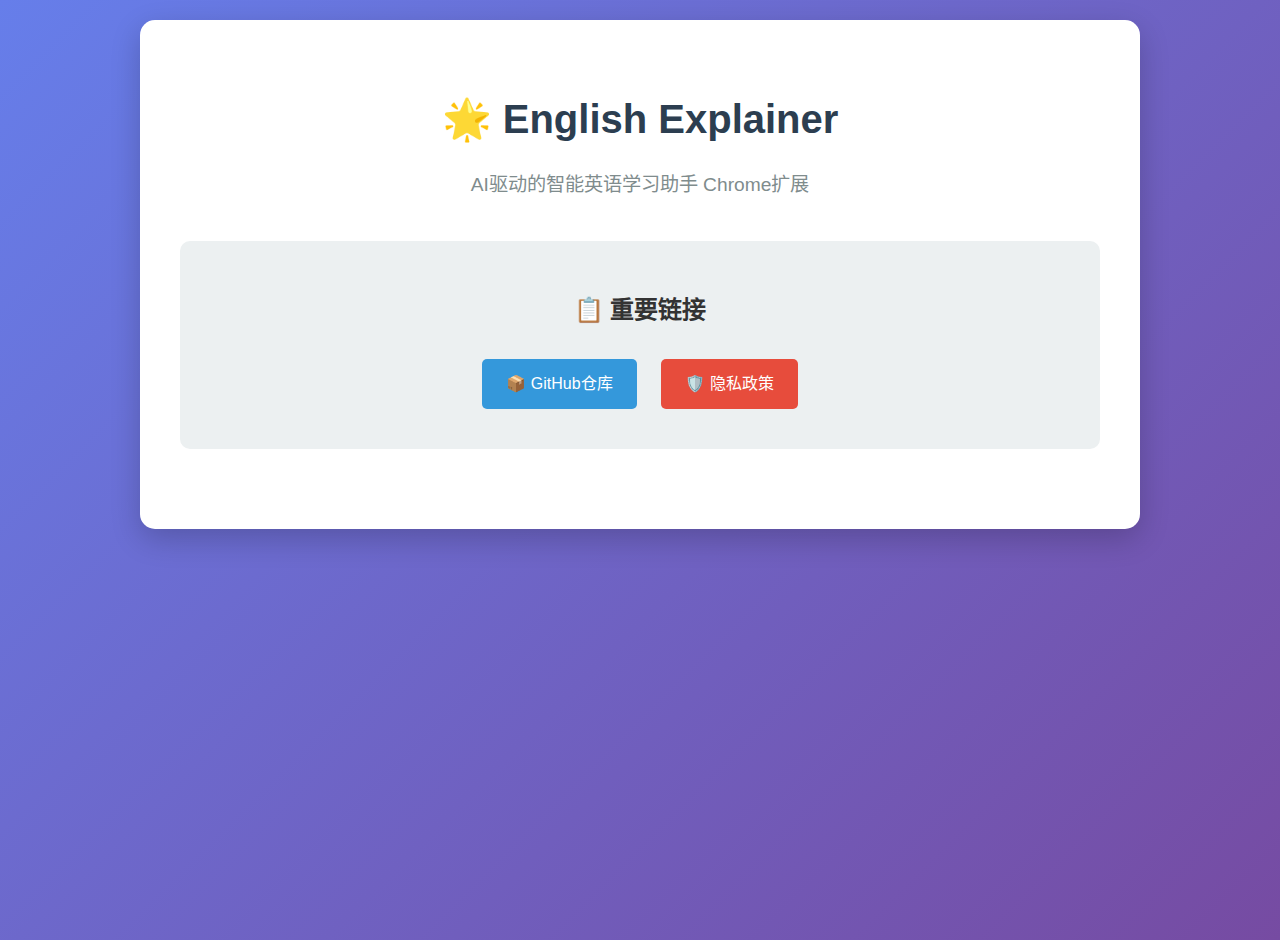
<file: docs/index.html>
<!DOCTYPE html>
<html lang="zh-CN">
<head>
    <meta charset="UTF-8">
    <meta name="viewport" content="width=device-width, initial-scale=1.0">
    <title>English Explainer - AI驱动的英语学习助手</title>
    <style>
        body {
            font-family: 'Segoe UI', Tahoma, Geneva, Verdana, sans-serif;
            line-height: 1.6;
            color: #333;
            max-width: 1000px;
            margin: 0 auto;
            padding: 20px;
            background: linear-gradient(135deg, #667eea 0%, #764ba2 100%);
            min-height: 100vh;
        }
        .container {
            background: white;
            padding: 40px;
            border-radius: 15px;
            box-shadow: 0 10px 30px rgba(0,0,0,0.2);
        }
        h1 {
            color: #2c3e50;
            text-align: center;
            margin-bottom: 10px;
            font-size: 2.5em;
        }
        .subtitle {
            text-align: center;
            color: #7f8c8d;
            font-size: 1.2em;
            margin-bottom: 40px;
        }
        .links-section {
            background: #ecf0f1;
            padding: 30px;
            border-radius: 10px;
            margin: 40px 0;
            text-align: center;
        }
        .link-button {
            display: inline-block;
            background: #3498db;
            color: white;
            padding: 12px 24px;
            text-decoration: none;
            border-radius: 5px;
            margin: 10px;
            transition: background 0.3s ease;
        }
        .link-button:hover {
            background: #2980b9;
        }
        .privacy-link {
            background: #e74c3c;
        }
        .privacy-link:hover {
            background: #c0392b;
        }
    </style>
</head>
<body>
    <div class="container">
        <h1>🌟 English Explainer</h1>
        <p class="subtitle">AI驱动的智能英语学习助手 Chrome扩展</p>
        
        <div class="links-section">
            <h2>📋 重要链接</h2>
            <a href="https://github.com/PuJes/English-Explainer" class="link-button" target="_blank">
                📦 GitHub仓库
            </a>
            <a href="privacy-policy.html" class="link-button privacy-link">
                🛡️ 隐私政策
            </a>
        </div>
    </div>
</body>
</html>
</file>
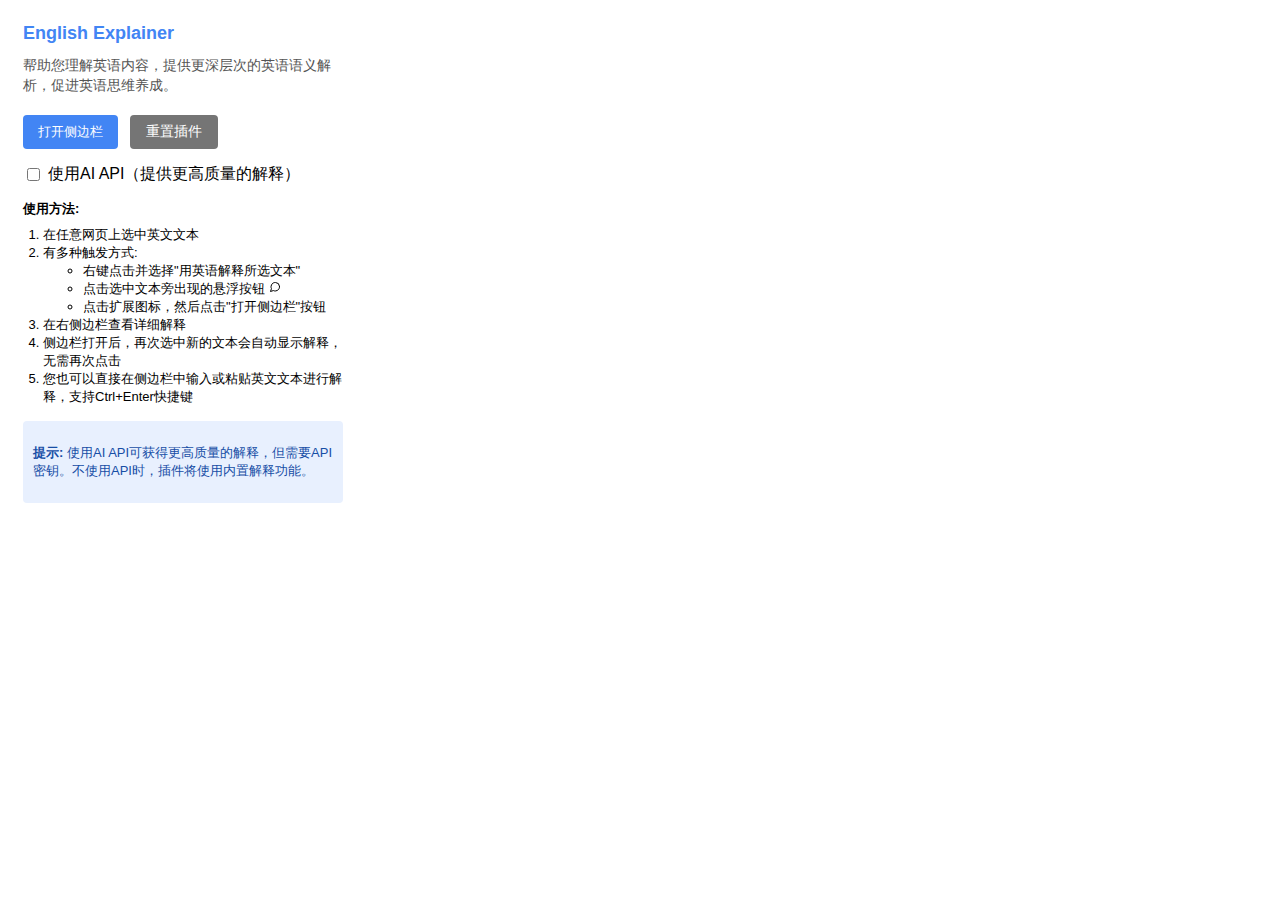
<file: popup.html>
<!DOCTYPE html>
<html>
<head>
  <meta charset="UTF-8">
  <title>English Explainer</title>
  <style>
    body {
      width: 320px;
      padding: 15px;
      font-family: 'Segoe UI', Tahoma, Geneva, Verdana, sans-serif;
    }
    h1 {
      font-size: 18px;
      color: #4285f4;
      margin-top: 0;
    }
    .description {
      font-size: 14px;
      color: #555;
      margin-bottom: 20px;
      line-height: 1.4;
    }
    .settings {
      margin-bottom: 15px;
    }
    label {
      display: block;
      margin-bottom: 5px;
      font-weight: 500;
    }
    .api-input {
      width: 100%;
      padding: 8px;
      border: 1px solid #ddd;
      border-radius: 4px;
      box-sizing: border-box;
      margin-bottom: 10px;
    }
    select.api-input {
      background-color: white;
    }
    button {
      background-color: #4285f4;
      color: white;
      border: none;
      padding: 8px 15px;
      border-radius: 4px;
      cursor: pointer;
    }
    button:hover {
      background-color: #3367d6;
    }
    .status {
      margin-top: 10px;
      padding: 8px;
      border-radius: 4px;
      font-size: 14px;
      display: none;
    }
    .success {
      background-color: #e6f4ea;
      color: #137333;
    }
    .error {
      background-color: #ffebee;
      color: #d32f2f;
    }
    .instructions {
      margin-top: 15px;
      font-size: 13px;
    }
    .instructions ol {
      padding-left: 20px;
      margin: 8px 0;
    }
    .note {
      margin-top: 15px;
      padding: 10px;
      background-color: #e8f0fe;
      border-radius: 4px;
      font-size: 13px;
      color: #174ea6;
    }
    .api-toggle {
      margin: 15px 0;
    }
    .toggle-label {
      display: flex;
      align-items: center;
      cursor: pointer;
    }
    .toggle-label input {
      margin-right: 8px;
    }
    .free-api-option {
      background-color: #f5f5f5;
      padding: 10px;
      border-radius: 4px;
      margin-bottom: 15px;
      border: 1px solid #ddd;
    }
    .free-api-option h3 {
      font-size: 14px;
      margin: 0 0 10px 0;
      color: #333;
    }
    .warning {
      color: #ff6d00;
      font-size: 12px;
      margin-top: 5px;
    }
    .action-buttons {
      display: flex;
      gap: 10px;
      margin: 15px 0;
    }
    .action-buttons button {
      flex: 1;
      text-align: center;
    }
    .primary-btn {
      background-color: #4285f4;
    }
    .secondary-btn {
      background-color: #757575;
      color: white;
      border: none;
      padding: 8px 16px;
      border-radius: 4px;
      cursor: pointer;
      font-size: 14px;
      margin-left: 8px;
    }
    .secondary-btn:hover {
      background-color: #616161;
    }
  </style>
</head>
<body>
  <h1>English Explainer</h1>
  
  <div class="description">
    帮助您理解英语内容，提供更深层次的英语语义解析，促进英语思维养成。
  </div>
  
  <div class="button-group">
    <button id="openSidebarBtn" class="primary-btn">打开侧边栏</button>
    <button id="resetPluginBtn" class="secondary-btn">重置插件</button>
  </div>
  
  <div class="api-toggle">
    <label class="toggle-label">
      <input type="checkbox" id="useApiToggle"> 使用AI API（提供更高质量的解释）
    </label>
  </div>
  
  <div id="apiSettings" class="settings" style="display: none;">
    <div class="free-api-option">
      <label class="toggle-label">
        <input type="checkbox" id="useFreeApiToggle"> 使用免费API
      </label>
      <p class="warning">注意：免费API有使用限制，可能会不稳定或延迟较高</p>
    </div>
    
    <div id="customApiSettings">
      <label for="apiType">API类型:</label>
      <select id="apiType" class="api-input">
        <option value="openai">OpenAI</option>
        <option value="deepseek">DeepSeek AI</option>
      </select>
      
      <div id="openaiSettings">
        <label for="apiKey">OpenAI API密钥:</label>
        <input type="password" id="apiKey" class="api-input" placeholder="sk-...">
      </div>
      
      <div id="deepseekSettings" style="display: none;">
        <label for="deepseekApiKey">DeepSeek API密钥:</label>
        <input type="password" id="deepseekApiKey" class="api-input" placeholder="sk-...">
        
        <label for="deepseekModel">模型:</label>
        <select id="deepseekModel" class="api-input">
          <option value="deepseek-chat">deepseek-chat</option>
          <option value="deepseek-chat-v3-0324">deepseek-chat-v3-0324</option>
          <option value="deepseek-v3">deepseek-v3</option>
          <option value="deepseek-reasoner">deepseek-reasoner</option>
          <option value="deepseek-coder">deepseek-coder</option>
        </select>
        
        <button id="testDeepseekApiBtn" style="margin-top: 10px; background-color: #34a853;">测试API连接</button>
      </div>
    </div>
    
    <button id="saveBtn">保存API设置</button>
  </div>
  
  <div id="status" class="status"></div>
  
  <div class="instructions">
    <strong>使用方法:</strong>
    <ol>
      <li>在任意网页上选中英文文本</li>
      <li>有多种触发方式:
        <ul>
          <li>右键点击并选择"用英语解释所选文本"</li>
          <li>点击选中文本旁出现的悬浮按钮 <svg xmlns="http://www.w3.org/2000/svg" width="12" height="12" viewBox="0 0 24 24" fill="none" stroke="currentColor" stroke-width="2" stroke-linecap="round" stroke-linejoin="round"><path d="M21 11.5a8.38 8.38 0 0 1-.9 3.8 8.5 8.5 0 0 1-7.6 4.7 8.38 8.38 0 0 1-3.8-.9L3 21l1.9-5.7a8.38 8.38 0 0 1-.9-3.8 8.5 8.5 0 0 1 4.7-7.6 8.38 8.38 0 0 1 3.8-.9h.5a8.48 8.48 0 0 1 8 8v.5z"></path></svg></li>
          <li>点击扩展图标，然后点击"打开侧边栏"按钮</li>
        </ul>
      </li>
      <li>在右侧边栏查看详细解释</li>
      <li>侧边栏打开后，再次选中新的文本会自动显示解释，无需再次点击</li>
      <li>您也可以直接在侧边栏中输入或粘贴英文文本进行解释，支持Ctrl+Enter快捷键</li>
    </ol>
  </div>
  
  <div class="note">
    <p><strong>提示:</strong> 使用AI API可获得更高质量的解释，但需要API密钥。不使用API时，插件将使用内置解释功能。</p>
  </div>
  
  <script src="popup.js"></script>
</body>
</html>
</file>
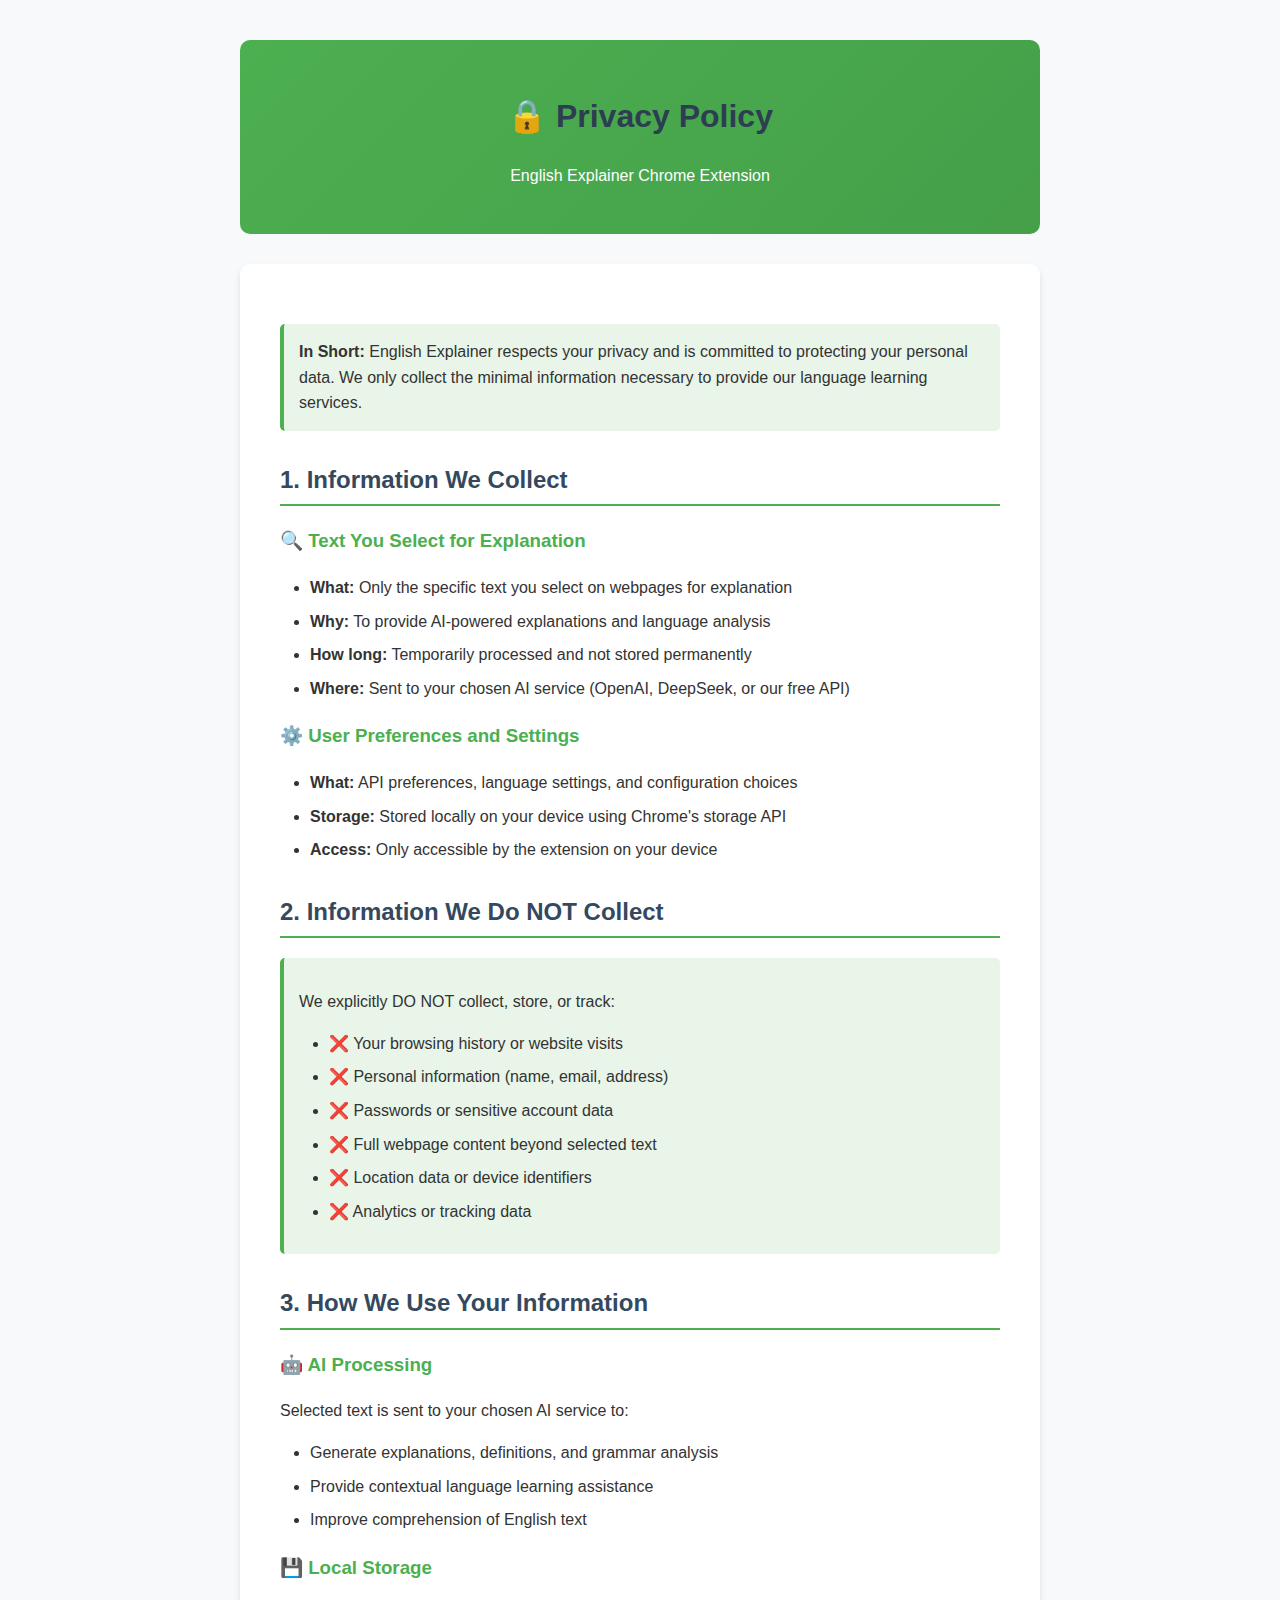
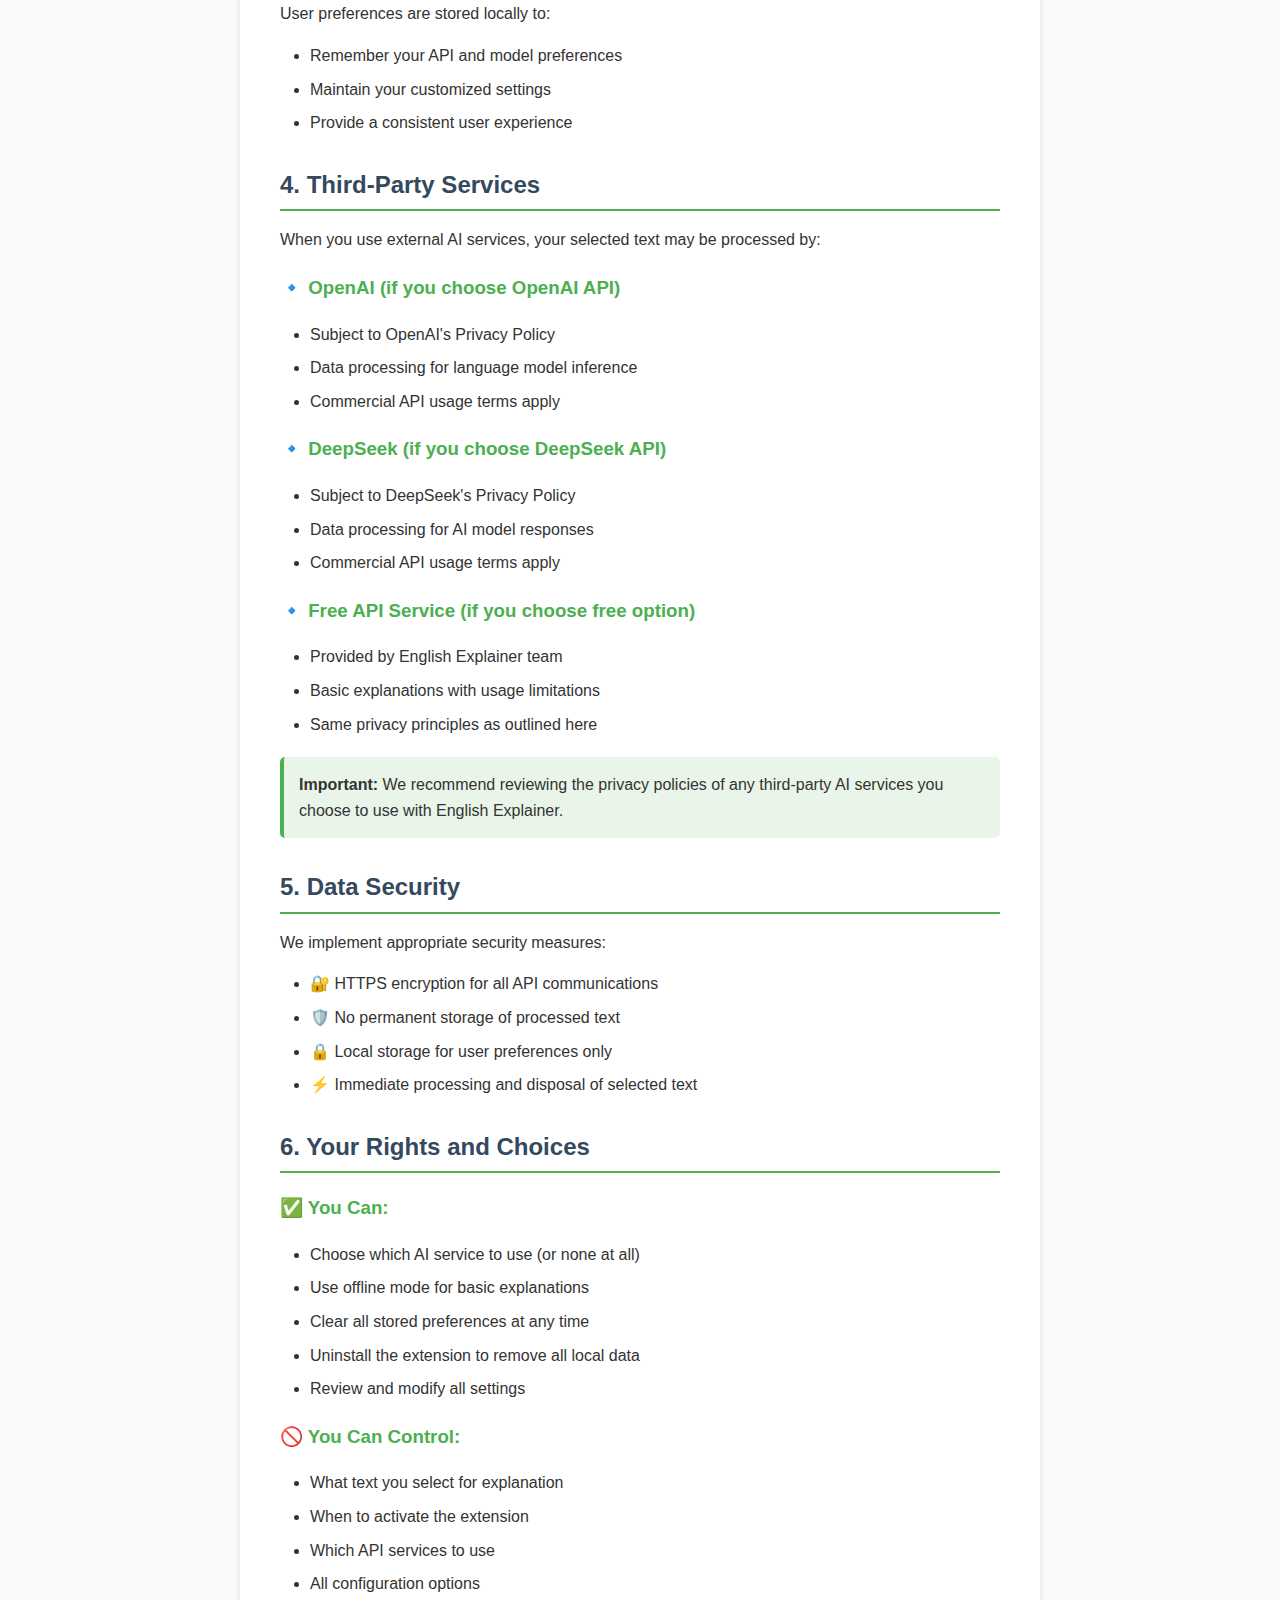
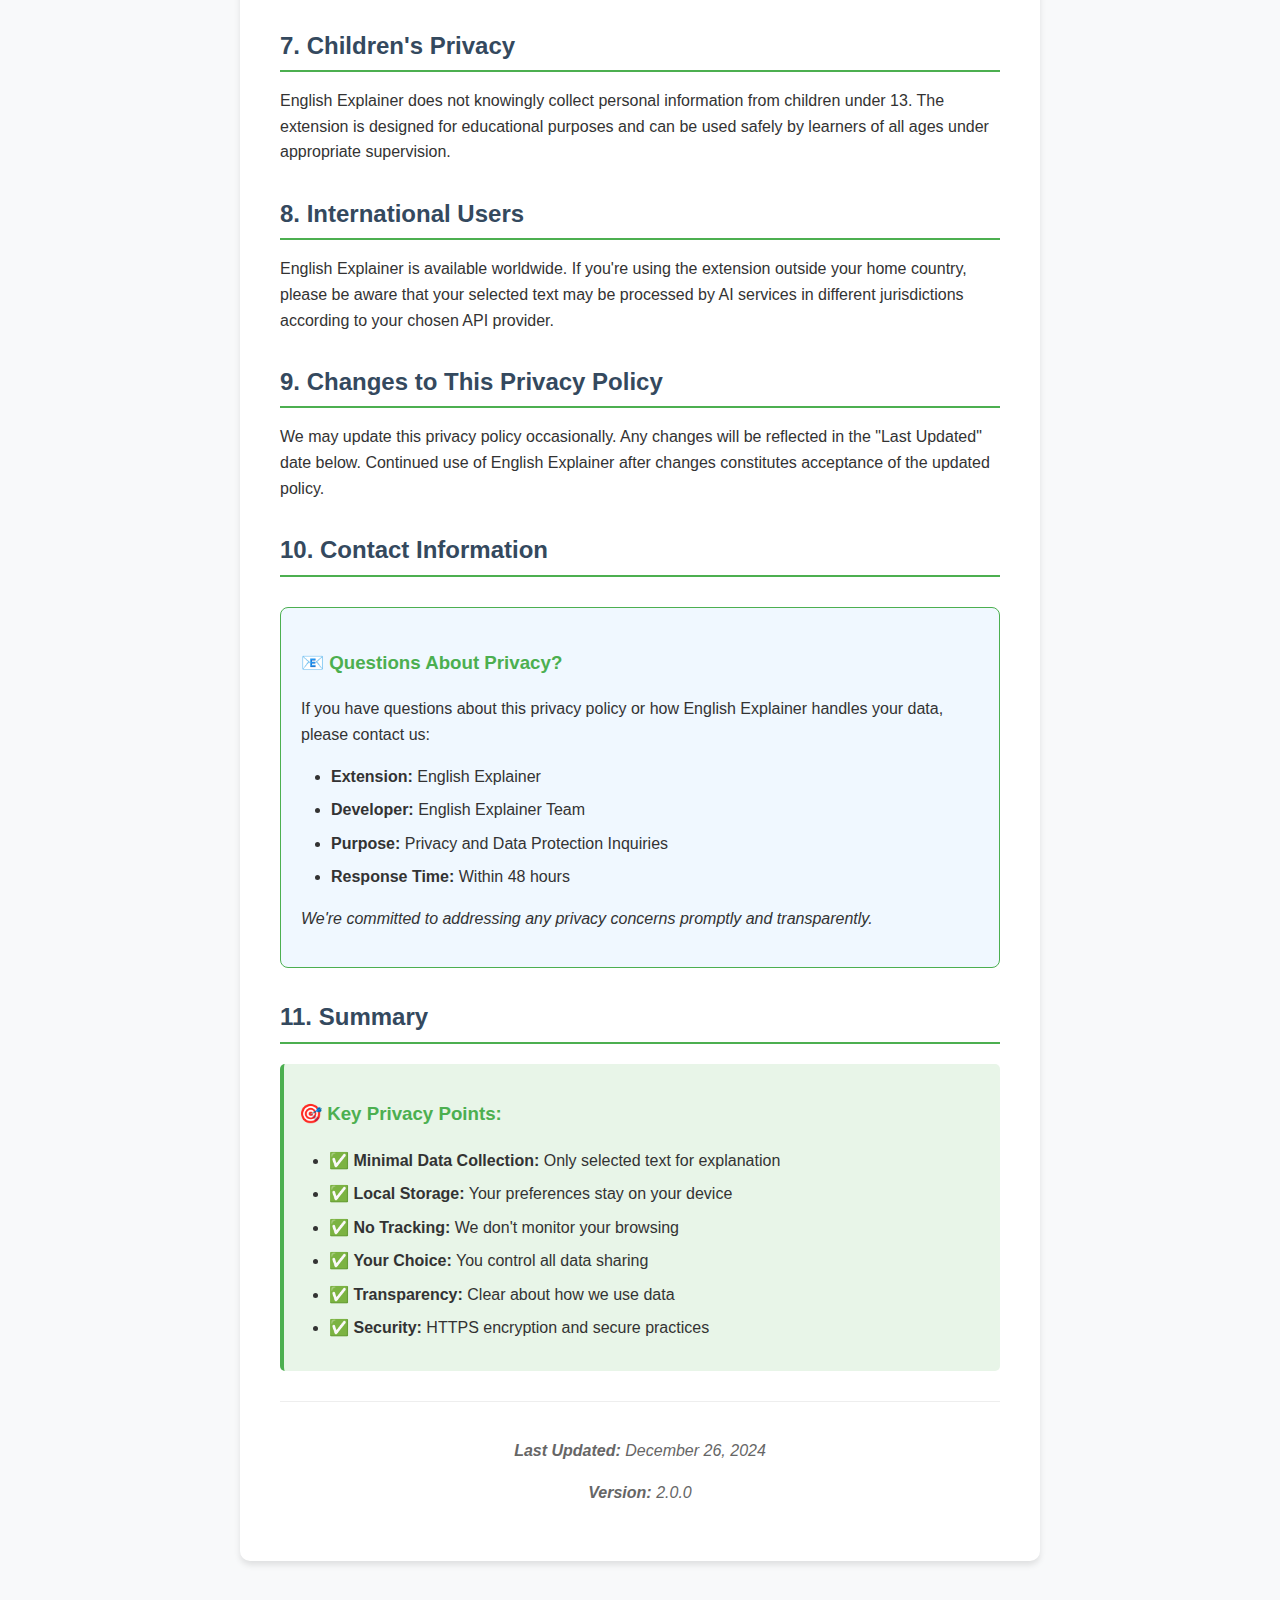
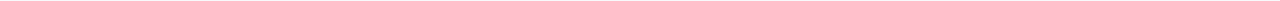
<file: privacy-policy.html>
<!DOCTYPE html>
<html lang="en">
<head>
    <meta charset="UTF-8">
    <meta name="viewport" content="width=device-width, initial-scale=1.0">
    <title>Privacy Policy - English Explainer</title>
    <style>
        body {
            font-family: 'Segoe UI', Tahoma, Geneva, Verdana, sans-serif;
            line-height: 1.6;
            max-width: 800px;
            margin: 0 auto;
            padding: 40px 20px;
            color: #333;
            background: #f8f9fa;
        }
        
        .header {
            text-align: center;
            background: linear-gradient(135deg, #4CAF50 0%, #45a049 100%);
            color: white;
            padding: 30px;
            border-radius: 10px;
            margin-bottom: 30px;
        }
        
        .content {
            background: white;
            padding: 40px;
            border-radius: 10px;
            box-shadow: 0 4px 6px rgba(0,0,0,0.1);
        }
        
        h1 { color: #2c3e50; margin-bottom: 20px; }
        h2 { color: #34495e; margin-top: 30px; margin-bottom: 15px; border-bottom: 2px solid #4CAF50; padding-bottom: 5px; }
        h3 { color: #4CAF50; margin-top: 20px; }
        
        .highlight {
            background: #e8f5e8;
            padding: 15px;
            border-left: 4px solid #4CAF50;
            margin: 20px 0;
            border-radius: 5px;
        }
        
        ul, ol { margin: 15px 0; padding-left: 30px; }
        li { margin: 8px 0; }
        
        .contact-info {
            background: #f0f8ff;
            padding: 20px;
            border-radius: 8px;
            border: 1px solid #4CAF50;
            margin-top: 30px;
        }
        
        .last-updated {
            text-align: center;
            color: #666;
            font-style: italic;
            margin-top: 30px;
            padding-top: 20px;
            border-top: 1px solid #eee;
        }
    </style>
</head>
<body>
    <div class="header">
        <h1>🔒 Privacy Policy</h1>
        <p>English Explainer Chrome Extension</p>
    </div>

    <div class="content">
        <div class="highlight">
            <strong>In Short:</strong> English Explainer respects your privacy and is committed to protecting your personal data. We only collect the minimal information necessary to provide our language learning services.
        </div>

        <h2>1. Information We Collect</h2>

        <h3>🔍 Text You Select for Explanation</h3>
        <ul>
            <li><strong>What:</strong> Only the specific text you select on webpages for explanation</li>
            <li><strong>Why:</strong> To provide AI-powered explanations and language analysis</li>
            <li><strong>How long:</strong> Temporarily processed and not stored permanently</li>
            <li><strong>Where:</strong> Sent to your chosen AI service (OpenAI, DeepSeek, or our free API)</li>
        </ul>

        <h3>⚙️ User Preferences and Settings</h3>
        <ul>
            <li><strong>What:</strong> API preferences, language settings, and configuration choices</li>
            <li><strong>Storage:</strong> Stored locally on your device using Chrome's storage API</li>
            <li><strong>Access:</strong> Only accessible by the extension on your device</li>
        </ul>

        <h2>2. Information We Do NOT Collect</h2>
        
        <div class="highlight">
            <p>We explicitly DO NOT collect, store, or track:</p>
            <ul>
                <li>❌ Your browsing history or website visits</li>
                <li>❌ Personal information (name, email, address)</li>
                <li>❌ Passwords or sensitive account data</li>
                <li>❌ Full webpage content beyond selected text</li>
                <li>❌ Location data or device identifiers</li>
                <li>❌ Analytics or tracking data</li>
            </ul>
        </div>

        <h2>3. How We Use Your Information</h2>

        <h3>🤖 AI Processing</h3>
        <p>Selected text is sent to your chosen AI service to:</p>
        <ul>
            <li>Generate explanations, definitions, and grammar analysis</li>
            <li>Provide contextual language learning assistance</li>
            <li>Improve comprehension of English text</li>
        </ul>

        <h3>💾 Local Storage</h3>
        <p>User preferences are stored locally to:</p>
        <ul>
            <li>Remember your API and model preferences</li>
            <li>Maintain your customized settings</li>
            <li>Provide a consistent user experience</li>
        </ul>

        <h2>4. Third-Party Services</h2>

        <p>When you use external AI services, your selected text may be processed by:</p>

        <h3>🔹 OpenAI (if you choose OpenAI API)</h3>
        <ul>
            <li>Subject to OpenAI's Privacy Policy</li>
            <li>Data processing for language model inference</li>
            <li>Commercial API usage terms apply</li>
        </ul>

        <h3>🔹 DeepSeek (if you choose DeepSeek API)</h3>
        <ul>
            <li>Subject to DeepSeek's Privacy Policy</li>
            <li>Data processing for AI model responses</li>
            <li>Commercial API usage terms apply</li>
        </ul>

        <h3>🔹 Free API Service (if you choose free option)</h3>
        <ul>
            <li>Provided by English Explainer team</li>
            <li>Basic explanations with usage limitations</li>
            <li>Same privacy principles as outlined here</li>
        </ul>

        <div class="highlight">
            <strong>Important:</strong> We recommend reviewing the privacy policies of any third-party AI services you choose to use with English Explainer.
        </div>

        <h2>5. Data Security</h2>

        <p>We implement appropriate security measures:</p>
        <ul>
            <li>🔐 HTTPS encryption for all API communications</li>
            <li>🛡️ No permanent storage of processed text</li>
            <li>🔒 Local storage for user preferences only</li>
            <li>⚡ Immediate processing and disposal of selected text</li>
        </ul>

        <h2>6. Your Rights and Choices</h2>

        <h3>✅ You Can:</h3>
        <ul>
            <li>Choose which AI service to use (or none at all)</li>
            <li>Use offline mode for basic explanations</li>
            <li>Clear all stored preferences at any time</li>
            <li>Uninstall the extension to remove all local data</li>
            <li>Review and modify all settings</li>
        </ul>

        <h3>🚫 You Can Control:</h3>
        <ul>
            <li>What text you select for explanation</li>
            <li>When to activate the extension</li>
            <li>Which API services to use</li>
            <li>All configuration options</li>
        </ul>

        <h2>7. Children's Privacy</h2>
        <p>English Explainer does not knowingly collect personal information from children under 13. The extension is designed for educational purposes and can be used safely by learners of all ages under appropriate supervision.</p>

        <h2>8. International Users</h2>
        <p>English Explainer is available worldwide. If you're using the extension outside your home country, please be aware that your selected text may be processed by AI services in different jurisdictions according to your chosen API provider.</p>

        <h2>9. Changes to This Privacy Policy</h2>
        <p>We may update this privacy policy occasionally. Any changes will be reflected in the "Last Updated" date below. Continued use of English Explainer after changes constitutes acceptance of the updated policy.</p>

        <h2>10. Contact Information</h2>
        
        <div class="contact-info">
            <h3>📧 Questions About Privacy?</h3>
            <p>If you have questions about this privacy policy or how English Explainer handles your data, please contact us:</p>
            <ul>
                <li><strong>Extension:</strong> English Explainer</li>
                <li><strong>Developer:</strong> English Explainer Team</li>
                <li><strong>Purpose:</strong> Privacy and Data Protection Inquiries</li>
                <li><strong>Response Time:</strong> Within 48 hours</li>
            </ul>
            <p><em>We're committed to addressing any privacy concerns promptly and transparently.</em></p>
        </div>

        <h2>11. Summary</h2>
        
        <div class="highlight">
            <h3>🎯 Key Privacy Points:</h3>
            <ul>
                <li>✅ <strong>Minimal Data Collection:</strong> Only selected text for explanation</li>
                <li>✅ <strong>Local Storage:</strong> Your preferences stay on your device</li>
                <li>✅ <strong>No Tracking:</strong> We don't monitor your browsing</li>
                <li>✅ <strong>Your Choice:</strong> You control all data sharing</li>
                <li>✅ <strong>Transparency:</strong> Clear about how we use data</li>
                <li>✅ <strong>Security:</strong> HTTPS encryption and secure practices</li>
            </ul>
        </div>

        <div class="last-updated">
            <p><strong>Last Updated:</strong> December 26, 2024</p>
            <p><strong>Version:</strong> 2.0.0</p>
        </div>
    </div>
</body>
</html>
</file>
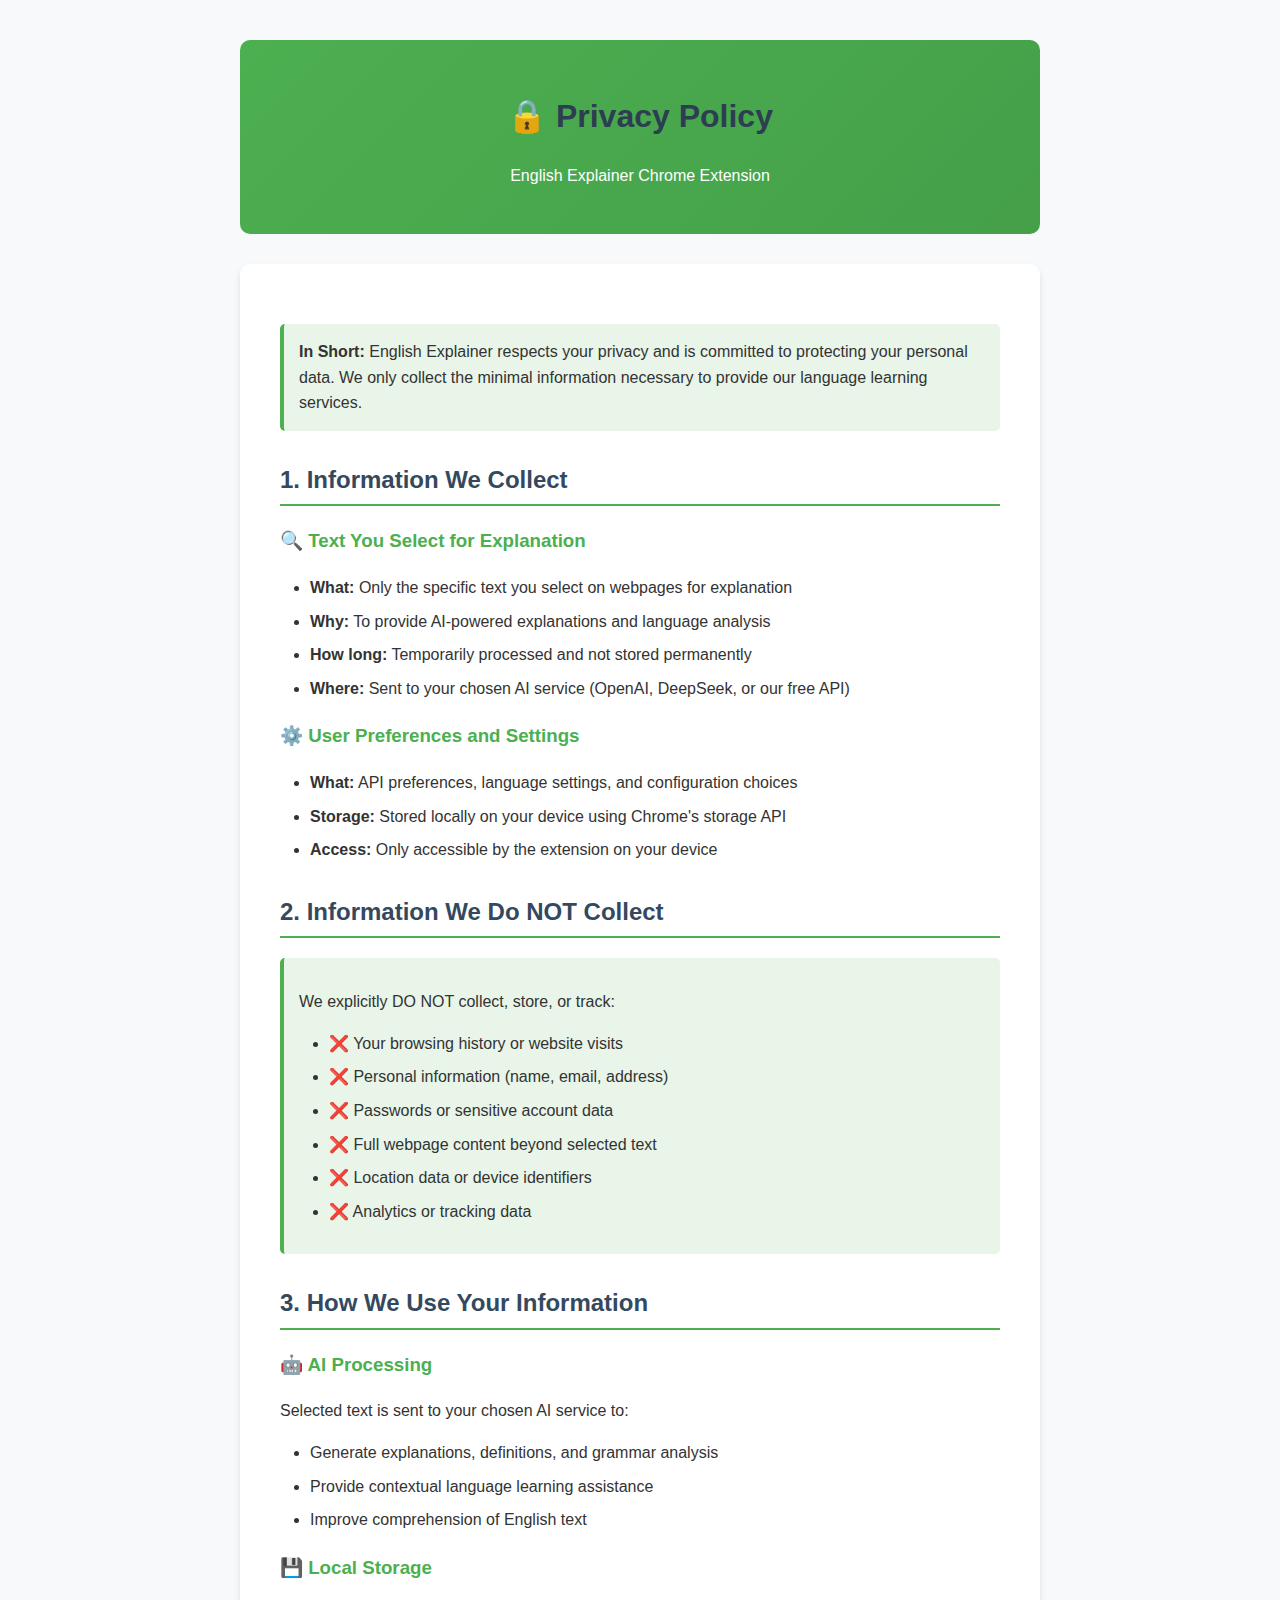
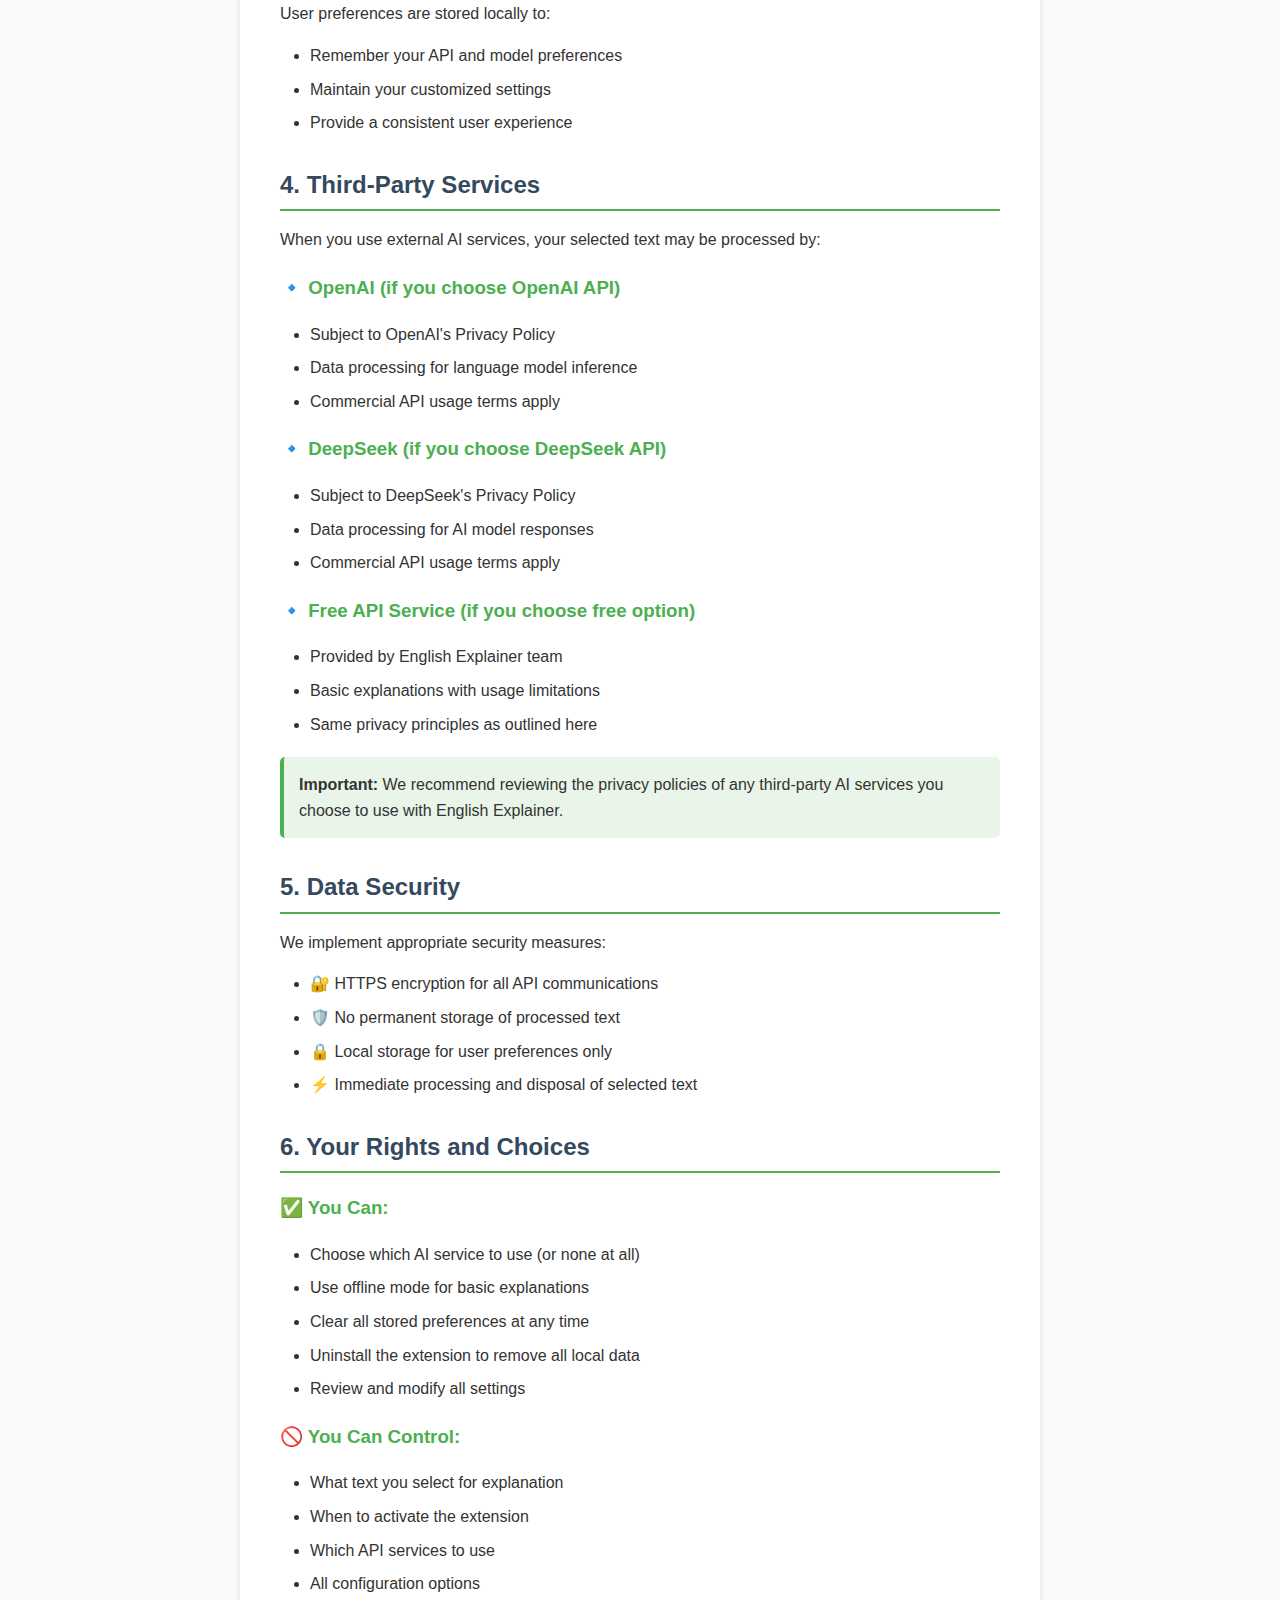
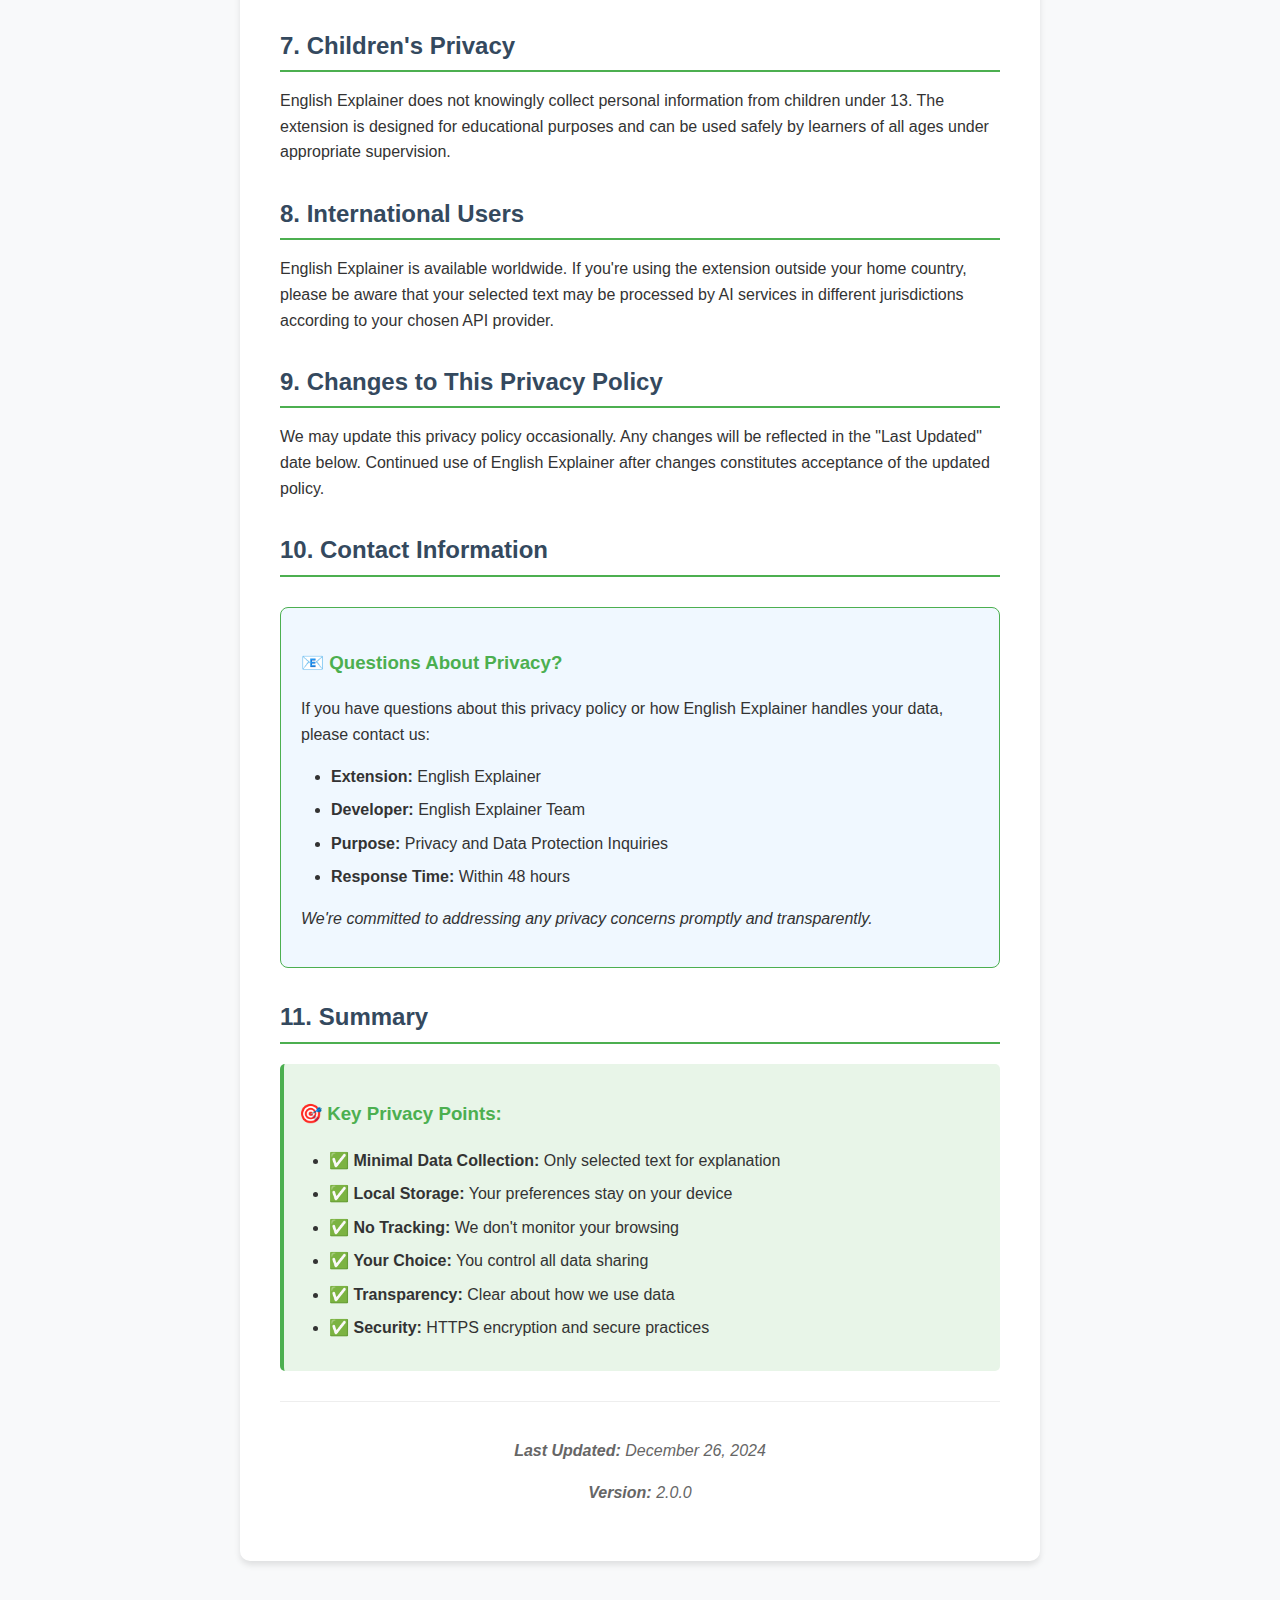
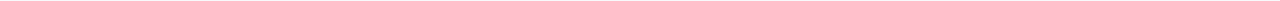
<file: docs/privacy-policy.html>
<!DOCTYPE html>
<html lang="en">
<head>
    <meta charset="UTF-8">
    <meta name="viewport" content="width=device-width, initial-scale=1.0">
    <title>Privacy Policy - English Explainer</title>
    <style>
        body {
            font-family: 'Segoe UI', Tahoma, Geneva, Verdana, sans-serif;
            line-height: 1.6;
            max-width: 800px;
            margin: 0 auto;
            padding: 40px 20px;
            color: #333;
            background: #f8f9fa;
        }
        
        .header {
            text-align: center;
            background: linear-gradient(135deg, #4CAF50 0%, #45a049 100%);
            color: white;
            padding: 30px;
            border-radius: 10px;
            margin-bottom: 30px;
        }
        
        .content {
            background: white;
            padding: 40px;
            border-radius: 10px;
            box-shadow: 0 4px 6px rgba(0,0,0,0.1);
        }
        
        h1 { color: #2c3e50; margin-bottom: 20px; }
        h2 { color: #34495e; margin-top: 30px; margin-bottom: 15px; border-bottom: 2px solid #4CAF50; padding-bottom: 5px; }
        h3 { color: #4CAF50; margin-top: 20px; }
        
        .highlight {
            background: #e8f5e8;
            padding: 15px;
            border-left: 4px solid #4CAF50;
            margin: 20px 0;
            border-radius: 5px;
        }
        
        ul, ol { margin: 15px 0; padding-left: 30px; }
        li { margin: 8px 0; }
        
        .contact-info {
            background: #f0f8ff;
            padding: 20px;
            border-radius: 8px;
            border: 1px solid #4CAF50;
            margin-top: 30px;
        }
        
        .last-updated {
            text-align: center;
            color: #666;
            font-style: italic;
            margin-top: 30px;
            padding-top: 20px;
            border-top: 1px solid #eee;
        }
    </style>
</head>
<body>
    <div class="header">
        <h1>🔒 Privacy Policy</h1>
        <p>English Explainer Chrome Extension</p>
    </div>

    <div class="content">
        <div class="highlight">
            <strong>In Short:</strong> English Explainer respects your privacy and is committed to protecting your personal data. We only collect the minimal information necessary to provide our language learning services.
        </div>

        <h2>1. Information We Collect</h2>

        <h3>🔍 Text You Select for Explanation</h3>
        <ul>
            <li><strong>What:</strong> Only the specific text you select on webpages for explanation</li>
            <li><strong>Why:</strong> To provide AI-powered explanations and language analysis</li>
            <li><strong>How long:</strong> Temporarily processed and not stored permanently</li>
            <li><strong>Where:</strong> Sent to your chosen AI service (OpenAI, DeepSeek, or our free API)</li>
        </ul>

        <h3>⚙️ User Preferences and Settings</h3>
        <ul>
            <li><strong>What:</strong> API preferences, language settings, and configuration choices</li>
            <li><strong>Storage:</strong> Stored locally on your device using Chrome's storage API</li>
            <li><strong>Access:</strong> Only accessible by the extension on your device</li>
        </ul>

        <h2>2. Information We Do NOT Collect</h2>
        
        <div class="highlight">
            <p>We explicitly DO NOT collect, store, or track:</p>
            <ul>
                <li>❌ Your browsing history or website visits</li>
                <li>❌ Personal information (name, email, address)</li>
                <li>❌ Passwords or sensitive account data</li>
                <li>❌ Full webpage content beyond selected text</li>
                <li>❌ Location data or device identifiers</li>
                <li>❌ Analytics or tracking data</li>
            </ul>
        </div>

        <h2>3. How We Use Your Information</h2>

        <h3>🤖 AI Processing</h3>
        <p>Selected text is sent to your chosen AI service to:</p>
        <ul>
            <li>Generate explanations, definitions, and grammar analysis</li>
            <li>Provide contextual language learning assistance</li>
            <li>Improve comprehension of English text</li>
        </ul>

        <h3>💾 Local Storage</h3>
        <p>User preferences are stored locally to:</p>
        <ul>
            <li>Remember your API and model preferences</li>
            <li>Maintain your customized settings</li>
            <li>Provide a consistent user experience</li>
        </ul>

        <h2>4. Third-Party Services</h2>

        <p>When you use external AI services, your selected text may be processed by:</p>

        <h3>🔹 OpenAI (if you choose OpenAI API)</h3>
        <ul>
            <li>Subject to OpenAI's Privacy Policy</li>
            <li>Data processing for language model inference</li>
            <li>Commercial API usage terms apply</li>
        </ul>

        <h3>🔹 DeepSeek (if you choose DeepSeek API)</h3>
        <ul>
            <li>Subject to DeepSeek's Privacy Policy</li>
            <li>Data processing for AI model responses</li>
            <li>Commercial API usage terms apply</li>
        </ul>

        <h3>🔹 Free API Service (if you choose free option)</h3>
        <ul>
            <li>Provided by English Explainer team</li>
            <li>Basic explanations with usage limitations</li>
            <li>Same privacy principles as outlined here</li>
        </ul>

        <div class="highlight">
            <strong>Important:</strong> We recommend reviewing the privacy policies of any third-party AI services you choose to use with English Explainer.
        </div>

        <h2>5. Data Security</h2>

        <p>We implement appropriate security measures:</p>
        <ul>
            <li>🔐 HTTPS encryption for all API communications</li>
            <li>🛡️ No permanent storage of processed text</li>
            <li>🔒 Local storage for user preferences only</li>
            <li>⚡ Immediate processing and disposal of selected text</li>
        </ul>

        <h2>6. Your Rights and Choices</h2>

        <h3>✅ You Can:</h3>
        <ul>
            <li>Choose which AI service to use (or none at all)</li>
            <li>Use offline mode for basic explanations</li>
            <li>Clear all stored preferences at any time</li>
            <li>Uninstall the extension to remove all local data</li>
            <li>Review and modify all settings</li>
        </ul>

        <h3>🚫 You Can Control:</h3>
        <ul>
            <li>What text you select for explanation</li>
            <li>When to activate the extension</li>
            <li>Which API services to use</li>
            <li>All configuration options</li>
        </ul>

        <h2>7. Children's Privacy</h2>
        <p>English Explainer does not knowingly collect personal information from children under 13. The extension is designed for educational purposes and can be used safely by learners of all ages under appropriate supervision.</p>

        <h2>8. International Users</h2>
        <p>English Explainer is available worldwide. If you're using the extension outside your home country, please be aware that your selected text may be processed by AI services in different jurisdictions according to your chosen API provider.</p>

        <h2>9. Changes to This Privacy Policy</h2>
        <p>We may update this privacy policy occasionally. Any changes will be reflected in the "Last Updated" date below. Continued use of English Explainer after changes constitutes acceptance of the updated policy.</p>

        <h2>10. Contact Information</h2>
        
        <div class="contact-info">
            <h3>📧 Questions About Privacy?</h3>
            <p>If you have questions about this privacy policy or how English Explainer handles your data, please contact us:</p>
            <ul>
                <li><strong>Extension:</strong> English Explainer</li>
                <li><strong>Developer:</strong> English Explainer Team</li>
                <li><strong>Purpose:</strong> Privacy and Data Protection Inquiries</li>
                <li><strong>Response Time:</strong> Within 48 hours</li>
            </ul>
            <p><em>We're committed to addressing any privacy concerns promptly and transparently.</em></p>
        </div>

        <h2>11. Summary</h2>
        
        <div class="highlight">
            <h3>🎯 Key Privacy Points:</h3>
            <ul>
                <li>✅ <strong>Minimal Data Collection:</strong> Only selected text for explanation</li>
                <li>✅ <strong>Local Storage:</strong> Your preferences stay on your device</li>
                <li>✅ <strong>No Tracking:</strong> We don't monitor your browsing</li>
                <li>✅ <strong>Your Choice:</strong> You control all data sharing</li>
                <li>✅ <strong>Transparency:</strong> Clear about how we use data</li>
                <li>✅ <strong>Security:</strong> HTTPS encryption and secure practices</li>
            </ul>
        </div>

        <div class="last-updated">
            <p><strong>Last Updated:</strong> December 26, 2024</p>
            <p><strong>Version:</strong> 2.0.0</p>
        </div>
    </div>
</body>
</html>
</file>
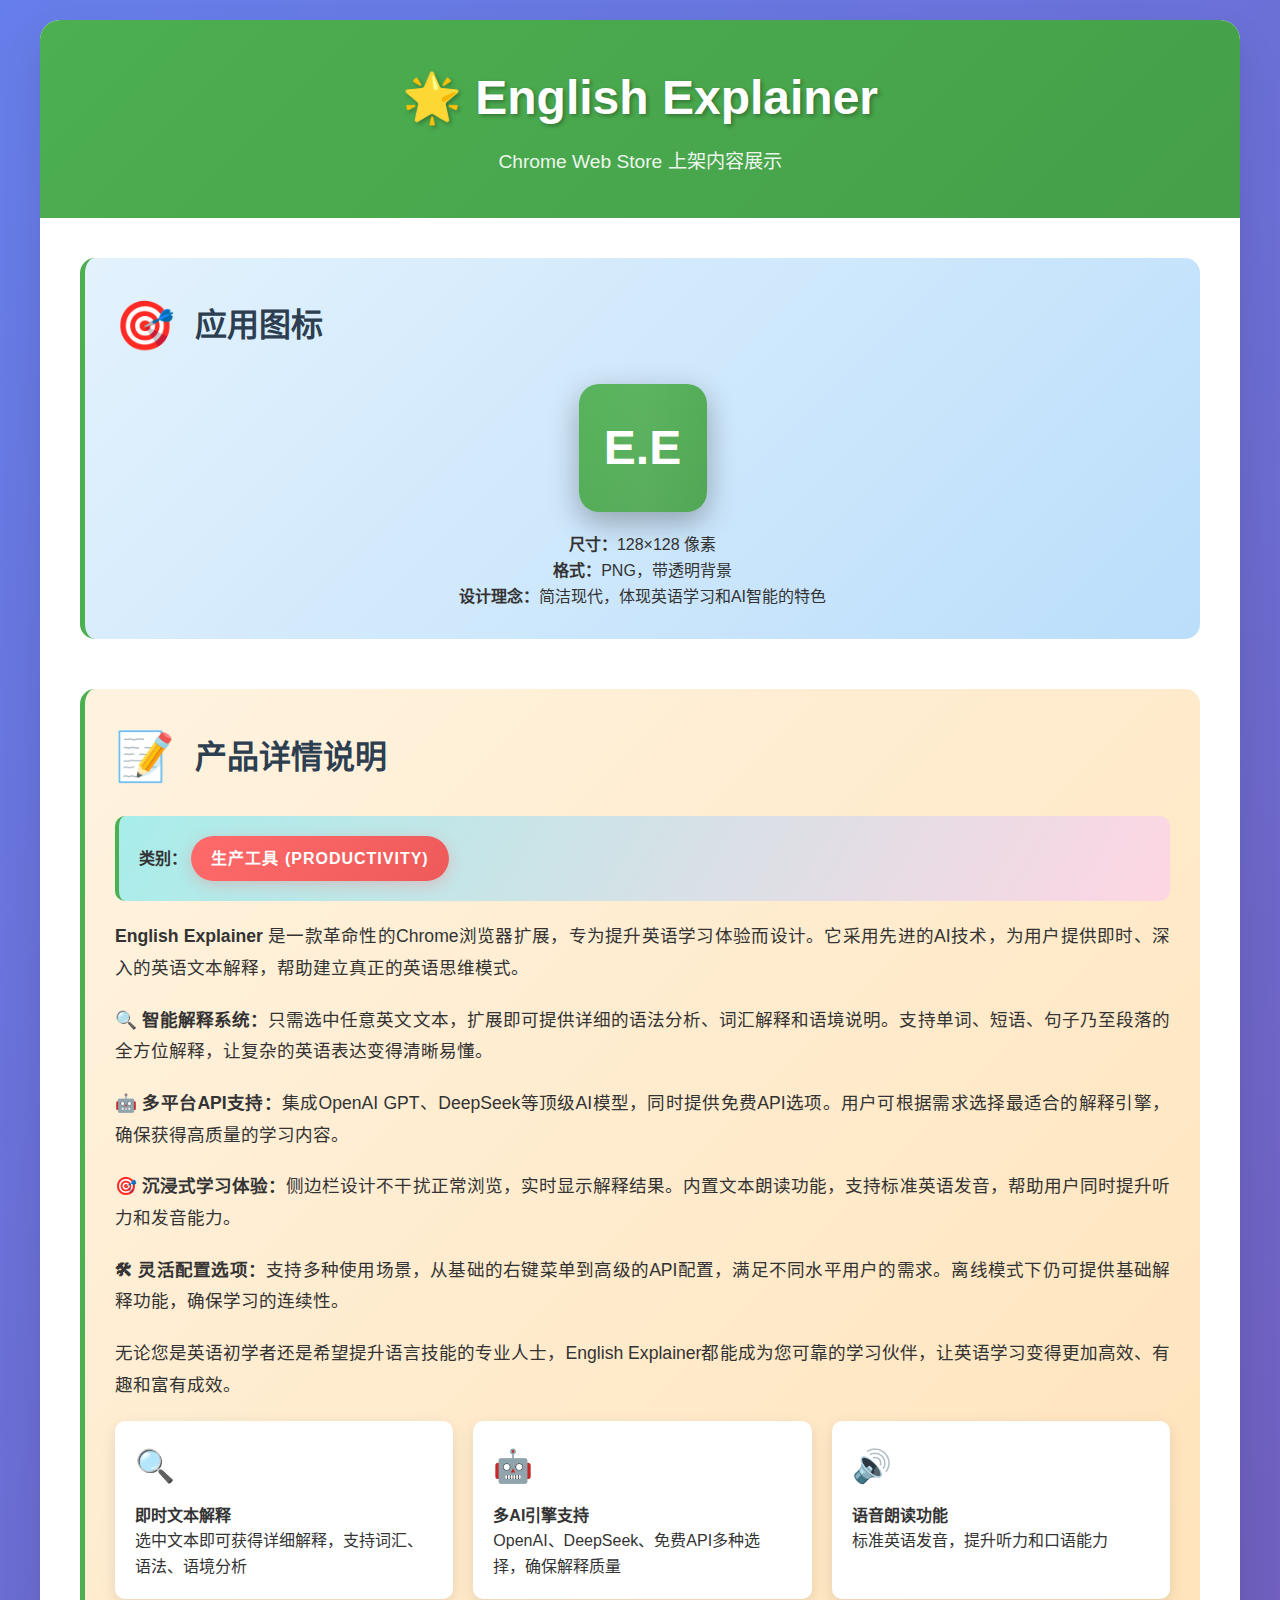
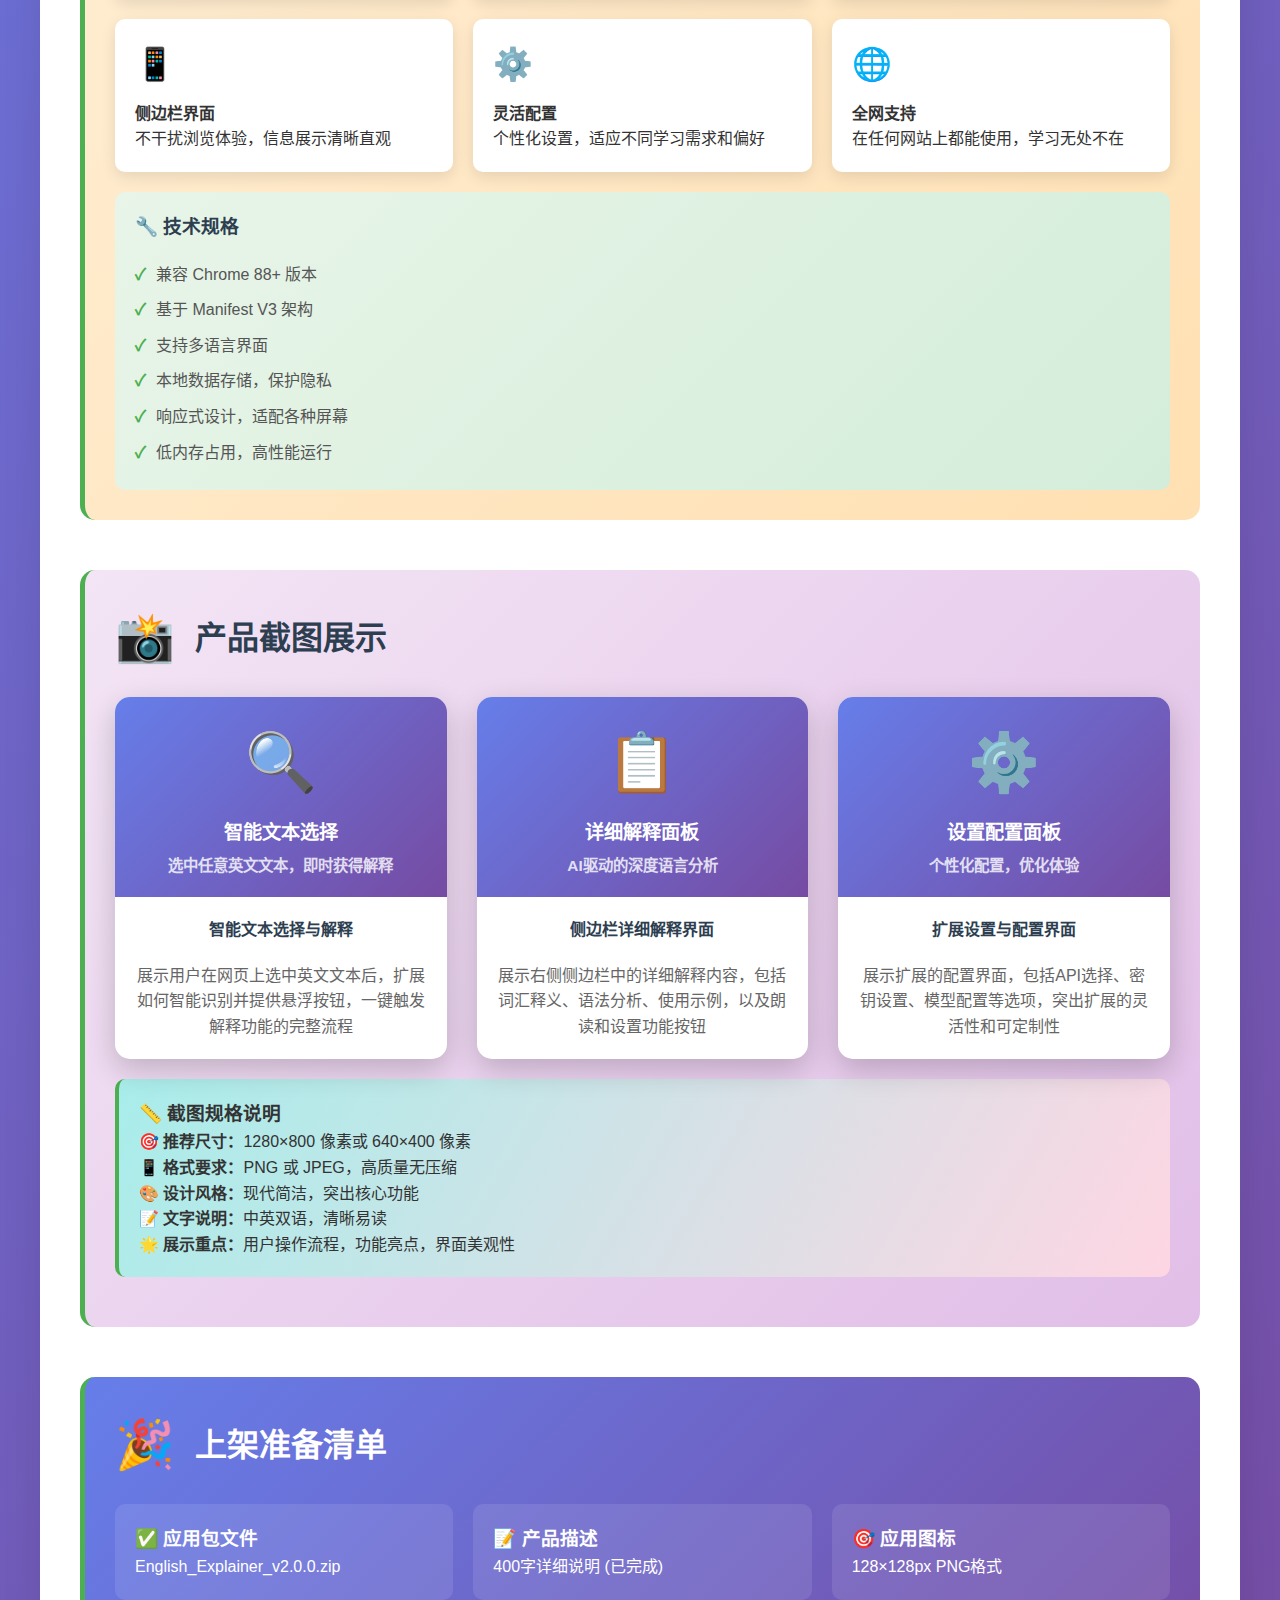
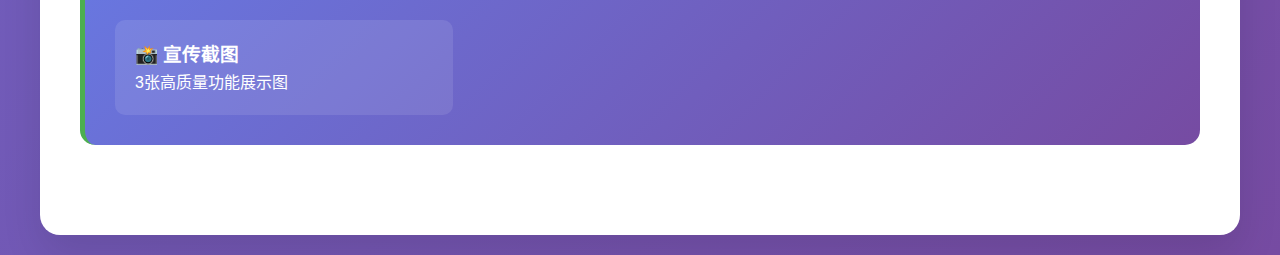
<file: 上架文件夹/chrome-store-listing.html>
<!DOCTYPE html>
<html lang="zh-CN">
<head>
    <meta charset="UTF-8">
    <meta name="viewport" content="width=device-width, initial-scale=1.0">
    <title>English Explainer - Chrome商店上架内容</title>
    <style>
        * {
            margin: 0;
            padding: 0;
            box-sizing: border-box;
        }

        body {
            font-family: 'Segoe UI', Tahoma, Geneva, Verdana, sans-serif;
            line-height: 1.6;
            color: #333;
            background: linear-gradient(135deg, #667eea 0%, #764ba2 100%);
            min-height: 100vh;
            padding: 20px;
        }

        .container {
            max-width: 1200px;
            margin: 0 auto;
            background: white;
            border-radius: 20px;
            box-shadow: 0 20px 40px rgba(0,0,0,0.1);
            overflow: hidden;
        }

        .header {
            background: linear-gradient(135deg, #4CAF50 0%, #45a049 100%);
            color: white;
            text-align: center;
            padding: 40px 20px;
        }

        .header h1 {
            font-size: 3em;
            margin-bottom: 10px;
            text-shadow: 2px 2px 4px rgba(0,0,0,0.3);
        }

        .header p {
            font-size: 1.2em;
            opacity: 0.9;
        }

        .content {
            padding: 40px;
        }

        .section {
            margin-bottom: 50px;
            padding: 30px;
            border-radius: 15px;
            background: #f8f9fa;
            border-left: 5px solid #4CAF50;
        }

        .section h2 {
            color: #2c3e50;
            margin-bottom: 20px;
            font-size: 2em;
            display: flex;
            align-items: center;
            gap: 10px;
        }

        .icon-section {
            text-align: center;
            background: linear-gradient(135deg, #e3f2fd 0%, #bbdefb 100%);
        }

        .app-icon {
            width: 128px;
            height: 128px;
            margin: 20px auto;
            border-radius: 20px;
            box-shadow: 0 10px 30px rgba(0,0,0,0.3);
            background: linear-gradient(135deg, #4CAF50 0%, #45a049 100%);
            display: flex;
            align-items: center;
            justify-content: center;
            color: white;
            font-size: 48px;
            font-weight: bold;
            position: relative;
            overflow: hidden;
        }

        .app-icon::before {
            content: '';
            position: absolute;
            top: -50%;
            left: -50%;
            width: 200%;
            height: 200%;
            background: linear-gradient(45deg, transparent, rgba(255,255,255,0.1), transparent);
            transform: rotate(45deg);
            animation: shine 3s infinite;
        }

        @keyframes shine {
            0% { transform: translateX(-100%) translateY(-100%) rotate(45deg); }
            50% { transform: translateX(100%) translateY(100%) rotate(45deg); }
            100% { transform: translateX(-100%) translateY(-100%) rotate(45deg); }
        }

        .description {
            background: linear-gradient(135deg, #fff3e0 0%, #ffe0b2 100%);
        }

        .description-text {
            font-size: 1.1em;
            line-height: 1.8;
            text-align: justify;
            margin-bottom: 20px;
        }

        .category-badge {
            display: inline-block;
            background: linear-gradient(135deg, #ff6b6b 0%, #ee5a5a 100%);
            color: white;
            padding: 10px 20px;
            border-radius: 25px;
            font-weight: bold;
            text-transform: uppercase;
            letter-spacing: 1px;
            box-shadow: 0 4px 15px rgba(255,107,107,0.3);
        }

        .features {
            display: grid;
            grid-template-columns: repeat(auto-fit, minmax(250px, 1fr));
            gap: 20px;
            margin-top: 20px;
        }

        .feature-item {
            background: white;
            padding: 20px;
            border-radius: 10px;
            box-shadow: 0 5px 15px rgba(0,0,0,0.1);
            transition: transform 0.3s ease;
        }

        .feature-item:hover {
            transform: translateY(-5px);
        }

        .feature-emoji {
            font-size: 2em;
            margin-bottom: 10px;
            display: block;
        }

        .screenshots {
            background: linear-gradient(135deg, #f3e5f5 0%, #e1bee7 100%);
        }

        .screenshot-grid {
            display: grid;
            grid-template-columns: repeat(auto-fit, minmax(300px, 1fr));
            gap: 30px;
            margin-top: 20px;
        }

        .screenshot {
            background: white;
            border-radius: 15px;
            box-shadow: 0 10px 30px rgba(0,0,0,0.2);
            overflow: hidden;
            transition: transform 0.3s ease;
        }

        .screenshot:hover {
            transform: scale(1.05);
        }

        .screenshot-image {
            width: 100%;
            height: 200px;
            background: linear-gradient(135deg, #667eea 0%, #764ba2 100%);
            display: flex;
            align-items: center;
            justify-content: center;
            color: white;
            font-size: 1.2em;
            font-weight: bold;
            position: relative;
            overflow: hidden;
        }

        .screenshot-title {
            padding: 20px;
            font-weight: bold;
            color: #2c3e50;
            text-align: center;
        }

        .screenshot-desc {
            padding: 0 20px 20px;
            color: #666;
            text-align: center;
        }

        .emoji {
            font-size: 1.5em;
            margin-right: 10px;
        }

        .highlight {
            background: linear-gradient(120deg, #a8edea 0%, #fed6e3 100%);
            padding: 20px;
            border-radius: 10px;
            margin: 20px 0;
            border-left: 4px solid #4CAF50;
        }

        .tech-specs {
            background: linear-gradient(135deg, #e8f5e8 0%, #d4edda 100%);
            padding: 20px;
            border-radius: 10px;
            margin-top: 20px;
        }

        .tech-specs h3 {
            color: #2c3e50;
            margin-bottom: 15px;
        }

        .tech-specs ul {
            list-style: none;
            padding-left: 0;
        }

        .tech-specs li {
            padding: 5px 0;
            color: #555;
        }

        .tech-specs li:before {
            content: "✓";
            color: #4CAF50;
            font-weight: bold;
            margin-right: 10px;
        }

        @media (max-width: 768px) {
            .container {
                margin: 10px;
                border-radius: 10px;
            }
            
            .content {
                padding: 20px;
            }
            
            .header h1 {
                font-size: 2em;
            }
            
            .section {
                padding: 20px;
            }
        }
    </style>
</head>
<body>
    <div class="container">
        <!-- 页面标题 -->
        <div class="header">
            <h1>🌟 English Explainer</h1>
            <p>Chrome Web Store 上架内容展示</p>
        </div>

        <div class="content">
            <!-- 1. 应用图标部分 -->
            <div class="section icon-section">
                <h2><span class="emoji">🎯</span>应用图标</h2>
                <div class="app-icon">
                    E.E
                </div>
                <p><strong>尺寸：</strong>128×128 像素</p>
                <p><strong>格式：</strong>PNG，带透明背景</p>
                <p><strong>设计理念：</strong>简洁现代，体现英语学习和AI智能的特色</p>
            </div>

            <!-- 2. 产品详情说明 -->
            <div class="section description">
                <h2><span class="emoji">📝</span>产品详情说明</h2>
                
                <div class="highlight">
                    <strong>类别：</strong> <span class="category-badge">生产工具 (Productivity)</span>
                </div>

                <div class="description-text">
                    <strong>English Explainer</strong> 是一款革命性的Chrome浏览器扩展，专为提升英语学习体验而设计。它采用先进的AI技术，为用户提供即时、深入的英语文本解释，帮助建立真正的英语思维模式。
                </div>

                <div class="description-text">
                    <strong>🔍 智能解释系统：</strong>只需选中任意英文文本，扩展即可提供详细的语法分析、词汇解释和语境说明。支持单词、短语、句子乃至段落的全方位解释，让复杂的英语表达变得清晰易懂。
                </div>

                <div class="description-text">
                    <strong>🤖 多平台API支持：</strong>集成OpenAI GPT、DeepSeek等顶级AI模型，同时提供免费API选项。用户可根据需求选择最适合的解释引擎，确保获得高质量的学习内容。
                </div>

                <div class="description-text">
                    <strong>🎯 沉浸式学习体验：</strong>侧边栏设计不干扰正常浏览，实时显示解释结果。内置文本朗读功能，支持标准英语发音，帮助用户同时提升听力和发音能力。
                </div>

                <div class="description-text">
                    <strong>🛠 灵活配置选项：</strong>支持多种使用场景，从基础的右键菜单到高级的API配置，满足不同水平用户的需求。离线模式下仍可提供基础解释功能，确保学习的连续性。
                </div>

                <div class="description-text">
                    无论您是英语初学者还是希望提升语言技能的专业人士，English Explainer都能成为您可靠的学习伙伴，让英语学习变得更加高效、有趣和富有成效。
                </div>

                <!-- 核心功能特点 -->
                <div class="features">
                    <div class="feature-item">
                        <span class="feature-emoji">🔍</span>
                        <strong>即时文本解释</strong>
                        <p>选中文本即可获得详细解释，支持词汇、语法、语境分析</p>
                    </div>
                    <div class="feature-item">
                        <span class="feature-emoji">🤖</span>
                        <strong>多AI引擎支持</strong>
                        <p>OpenAI、DeepSeek、免费API多种选择，确保解释质量</p>
                    </div>
                    <div class="feature-item">
                        <span class="feature-emoji">🔊</span>
                        <strong>语音朗读功能</strong>
                        <p>标准英语发音，提升听力和口语能力</p>
                    </div>
                    <div class="feature-item">
                        <span class="feature-emoji">📱</span>
                        <strong>侧边栏界面</strong>
                        <p>不干扰浏览体验，信息展示清晰直观</p>
                    </div>
                    <div class="feature-item">
                        <span class="feature-emoji">⚙️</span>
                        <strong>灵活配置</strong>
                        <p>个性化设置，适应不同学习需求和偏好</p>
                    </div>
                    <div class="feature-item">
                        <span class="feature-emoji">🌐</span>
                        <strong>全网支持</strong>
                        <p>在任何网站上都能使用，学习无处不在</p>
                    </div>
                </div>

                <!-- 技术规格 -->
                <div class="tech-specs">
                    <h3>🔧 技术规格</h3>
                    <ul>
                        <li>兼容 Chrome 88+ 版本</li>
                        <li>基于 Manifest V3 架构</li>
                        <li>支持多语言界面</li>
                        <li>本地数据存储，保护隐私</li>
                        <li>响应式设计，适配各种屏幕</li>
                        <li>低内存占用，高性能运行</li>
                    </ul>
                </div>
            </div>

            <!-- 3. 宣传截图 -->
            <div class="section screenshots">
                <h2><span class="emoji">📸</span>产品截图展示</h2>
                
                <div class="screenshot-grid">
                    <!-- 截图1：文本选择功能 -->
                    <div class="screenshot">
                        <div class="screenshot-image">
                            <div style="text-align: center;">
                                <div style="font-size: 3em; margin-bottom: 10px;">🔍</div>
                                <div>智能文本选择</div>
                                <div style="font-size: 0.8em; opacity: 0.8; margin-top: 5px;">选中任意英文文本，即时获得解释</div>
                            </div>
                        </div>
                        <div class="screenshot-title">智能文本选择与解释</div>
                        <div class="screenshot-desc">展示用户在网页上选中英文文本后，扩展如何智能识别并提供悬浮按钮，一键触发解释功能的完整流程</div>
                    </div>

                    <!-- 截图2：侧边栏详细解释 -->
                    <div class="screenshot">
                        <div class="screenshot-image">
                            <div style="text-align: center;">
                                <div style="font-size: 3em; margin-bottom: 10px;">📋</div>
                                <div>详细解释面板</div>
                                <div style="font-size: 0.8em; opacity: 0.8; margin-top: 5px;">AI驱动的深度语言分析</div>
                            </div>
                        </div>
                        <div class="screenshot-title">侧边栏详细解释界面</div>
                        <div class="screenshot-desc">展示右侧侧边栏中的详细解释内容，包括词汇释义、语法分析、使用示例，以及朗读和设置功能按钮</div>
                    </div>

                    <!-- 截图3：配置设置界面 -->
                    <div class="screenshot">
                        <div class="screenshot-image">
                            <div style="text-align: center;">
                                <div style="font-size: 3em; margin-bottom: 10px;">⚙️</div>
                                <div>设置配置面板</div>
                                <div style="font-size: 0.8em; opacity: 0.8; margin-top: 5px;">个性化配置，优化体验</div>
                            </div>
                        </div>
                        <div class="screenshot-title">扩展设置与配置界面</div>
                        <div class="screenshot-desc">展示扩展的配置界面，包括API选择、密钥设置、模型配置等选项，突出扩展的灵活性和可定制性</div>
                    </div>
                </div>

                <div class="highlight">
                    <h3>📏 截图规格说明</h3>
                    <ul style="list-style: none; padding: 0;">
                        <li><strong>🎯 推荐尺寸：</strong>1280×800 像素或 640×400 像素</li>
                        <li><strong>📱 格式要求：</strong>PNG 或 JPEG，高质量无压缩</li>
                        <li><strong>🎨 设计风格：</strong>现代简洁，突出核心功能</li>
                        <li><strong>📝 文字说明：</strong>中英双语，清晰易读</li>
                        <li><strong>🌟 展示重点：</strong>用户操作流程，功能亮点，界面美观性</li>
                    </ul>
                </div>
            </div>

            <!-- 总结信息 -->
            <div class="section" style="background: linear-gradient(135deg, #667eea 0%, #764ba2 100%); color: white;">
                <h2 style="color: white;"><span class="emoji">🎉</span>上架准备清单</h2>
                <div style="display: grid; grid-template-columns: repeat(auto-fit, minmax(250px, 1fr)); gap: 20px; margin-top: 20px;">
                    <div style="background: rgba(255,255,255,0.1); padding: 20px; border-radius: 10px;">
                        <h3>✅ 应用包文件</h3>
                        <p>English_Explainer_v2.0.0.zip</p>
                    </div>
                    <div style="background: rgba(255,255,255,0.1); padding: 20px; border-radius: 10px;">
                        <h3>📝 产品描述</h3>
                        <p>400字详细说明 (已完成)</p>
                    </div>
                    <div style="background: rgba(255,255,255,0.1); padding: 20px; border-radius: 10px;">
                        <h3>🎯 应用图标</h3>
                        <p>128×128px PNG格式</p>
                    </div>
                    <div style="background: rgba(255,255,255,0.1); padding: 20px; border-radius: 10px;">
                        <h3>📸 宣传截图</h3>
                        <p>3张高质量功能展示图</p>
                    </div>
                </div>
            </div>
        </div>
    </div>
</body>
</html>
</file>
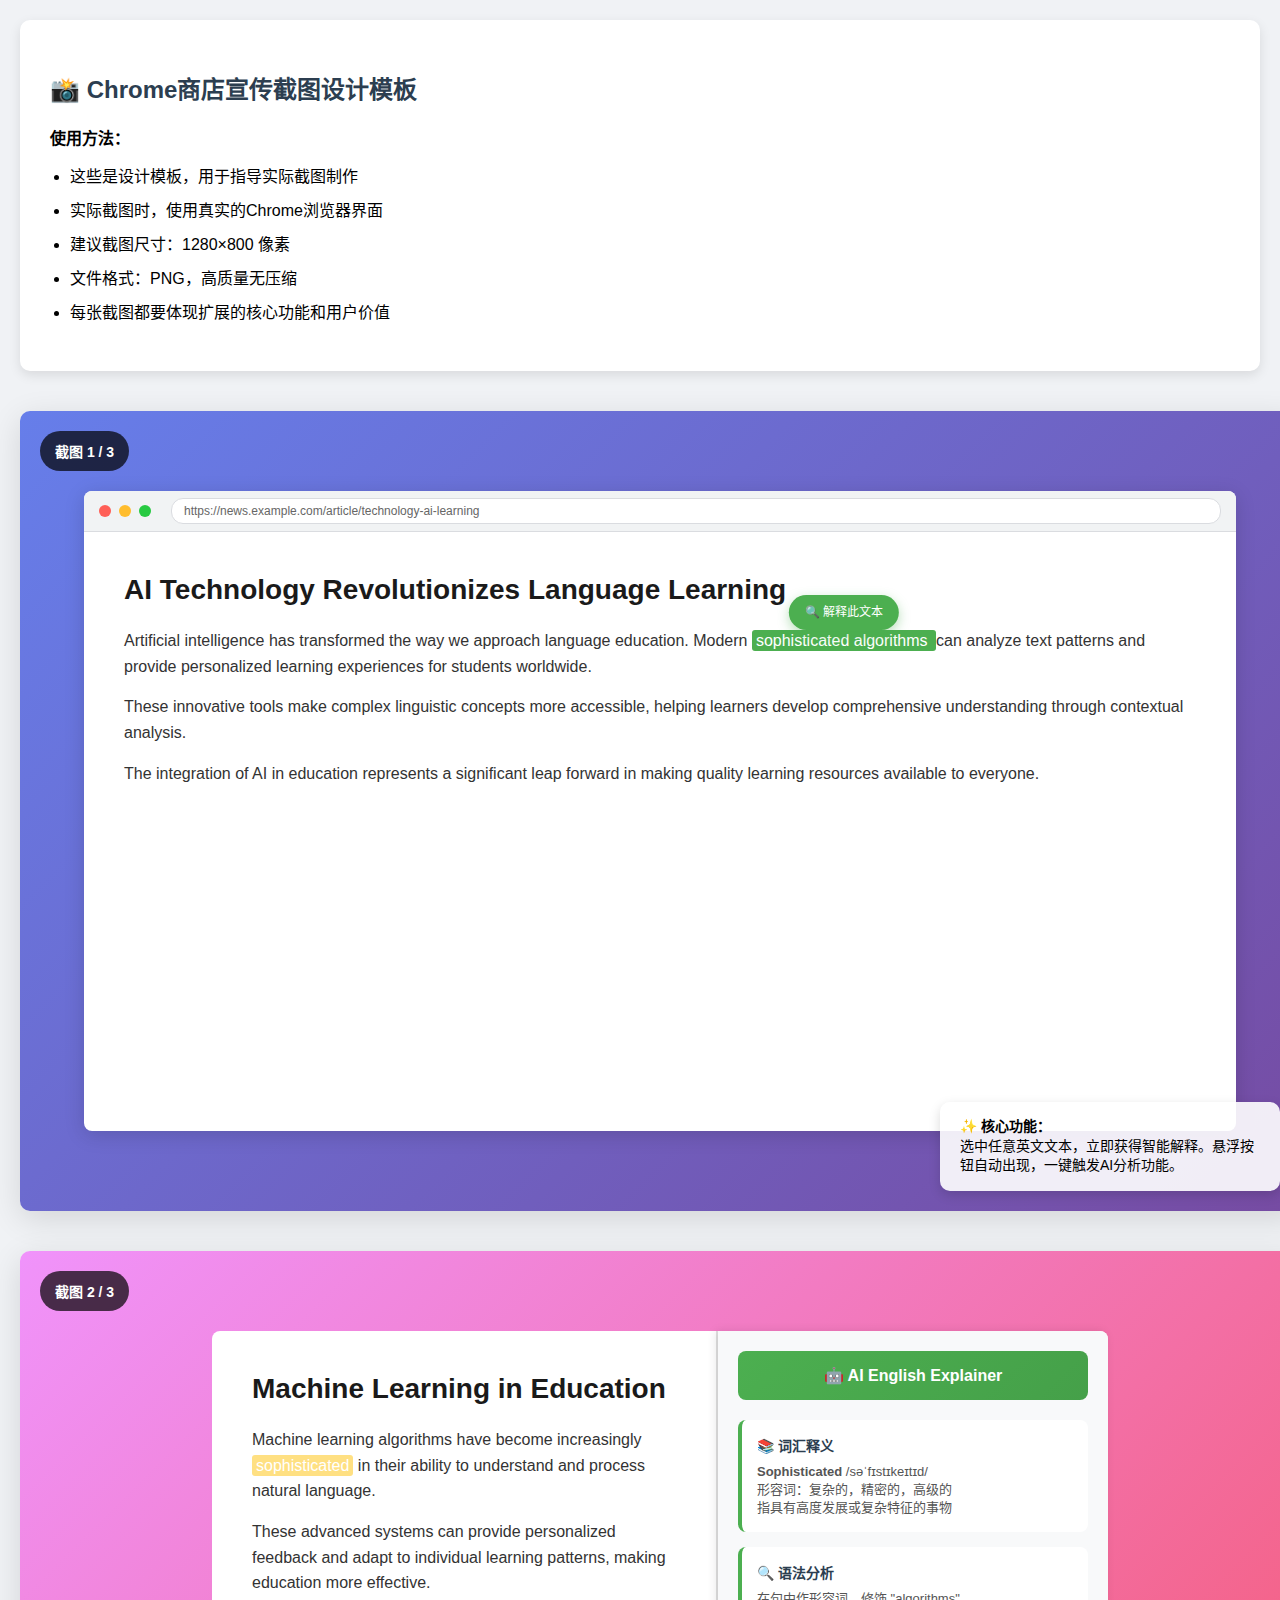
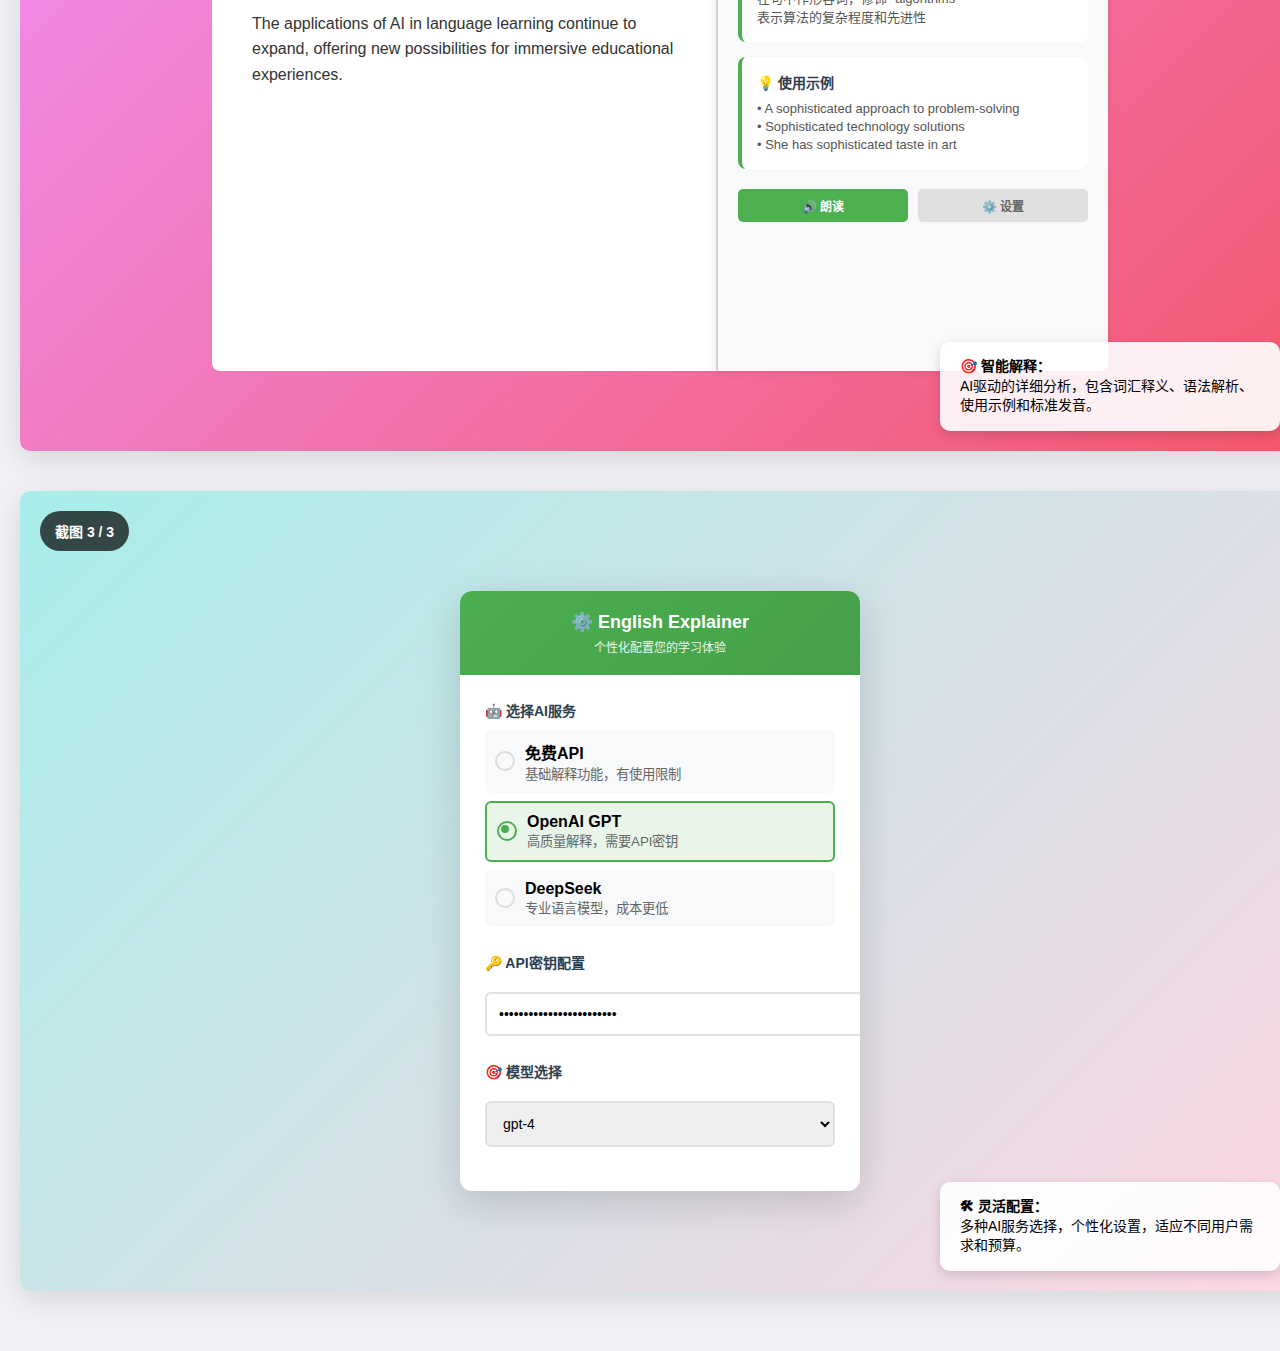
<file: 上架文件夹/screenshot-designs.html>
<!DOCTYPE html>
<html lang="zh-CN">
<head>
    <meta charset="UTF-8">
    <meta name="viewport" content="width=device-width, initial-scale=1.0">
    <title>Screenshot Design Templates - English Explainer</title>
    <style>
        body {
            font-family: 'Segoe UI', Tahoma, Geneva, Verdana, sans-serif;
            margin: 0;
            padding: 20px;
            background: #f0f2f5;
        }
        
        .template-container {
            max-width: 1400px;
            margin: 0 auto;
        }
        
        .template {
            width: 1280px;
            height: 800px;
            margin-bottom: 40px;
            border-radius: 10px;
            overflow: hidden;
            box-shadow: 0 8px 32px rgba(0,0,0,0.12);
            position: relative;
        }
        
        /* 截图1：文本选择功能 */
        .screenshot-1 {
            background: linear-gradient(135deg, #667eea 0%, #764ba2 100%);
            display: flex;
            align-items: center;
            justify-content: center;
            position: relative;
        }
        
        .browser-mockup {
            width: 90%;
            height: 80%;
            background: white;
            border-radius: 8px;
            box-shadow: 0 4px 20px rgba(0,0,0,0.15);
            position: relative;
            overflow: hidden;
        }
        
        .browser-header {
            height: 40px;
            background: #f1f3f4;
            display: flex;
            align-items: center;
            padding: 0 15px;
            border-bottom: 1px solid #dadce0;
        }
        
        .browser-dots {
            display: flex;
            gap: 8px;
        }
        
        .dot {
            width: 12px;
            height: 12px;
            border-radius: 50%;
        }
        
        .dot.red { background: #ff5f57; }
        .dot.yellow { background: #ffbd2e; }
        .dot.green { background: #28ca42; }
        
        .address-bar {
            flex: 1;
            height: 24px;
            background: white;
            border: 1px solid #dadce0;
            border-radius: 12px;
            margin-left: 20px;
            display: flex;
            align-items: center;
            padding: 0 12px;
            font-size: 12px;
            color: #666;
        }
        
        .webpage-content {
            padding: 40px;
            height: calc(100% - 40px);
            overflow: hidden;
            position: relative;
        }
        
        .article-title {
            font-size: 28px;
            font-weight: bold;
            color: #1a1a1a;
            margin-bottom: 20px;
            line-height: 1.3;
        }
        
        .article-text {
            font-size: 16px;
            line-height: 1.6;
            color: #333;
            margin-bottom: 15px;
        }
        
        .selected-text {
            background: #4CAF50;
            color: white;
            padding: 2px 4px;
            border-radius: 3px;
            position: relative;
        }
        
        .floating-button {
            position: absolute;
            top: -35px;
            left: 50%;
            transform: translateX(-50%);
            background: #4CAF50;
            color: white;
            padding: 8px 16px;
            border-radius: 20px;
            font-size: 12px;
            box-shadow: 0 4px 12px rgba(76, 175, 80, 0.4);
            cursor: pointer;
            white-space: nowrap;
        }
        
        .floating-button::after {
            content: '';
            position: absolute;
            top: 100%;
            left: 50%;
            transform: translateX(-50%);
            border: 6px solid transparent;
            border-top-color: #4CAF50;
        }
        
        /* 截图2：侧边栏详细解释 */
        .screenshot-2 {
            background: linear-gradient(135deg, #f093fb 0%, #f5576c 100%);
            display: flex;
            align-items: center;
            justify-content: center;
        }
        
        .main-content-with-sidebar {
            width: 70%;
            height: 80%;
            background: white;
            border-radius: 8px;
            position: relative;
            display: flex;
        }
        
        .main-content {
            flex: 1;
            padding: 40px;
            border-right: 2px solid #e0e0e0;
        }
        
        .sidebar {
            width: 350px;
            background: #f8f9fa;
            padding: 20px;
            border-radius: 0 8px 8px 0;
            box-shadow: -2px 0 10px rgba(0,0,0,0.1);
        }
        
        .sidebar-header {
            background: linear-gradient(135deg, #4CAF50 0%, #45a049 100%);
            color: white;
            padding: 15px;
            border-radius: 8px;
            margin-bottom: 20px;
            text-align: center;
            font-weight: bold;
        }
        
        .explanation-section {
            background: white;
            margin-bottom: 15px;
            padding: 15px;
            border-radius: 8px;
            border-left: 4px solid #4CAF50;
        }
        
        .explanation-title {
            font-weight: bold;
            color: #2c3e50;
            margin-bottom: 8px;
            font-size: 14px;
        }
        
        .explanation-content {
            color: #555;
            font-size: 13px;
            line-height: 1.4;
        }
        
        .control-buttons {
            display: flex;
            gap: 10px;
            margin-top: 20px;
        }
        
        .btn {
            flex: 1;
            padding: 8px;
            border: none;
            border-radius: 5px;
            font-size: 12px;
            cursor: pointer;
            font-weight: bold;
        }
        
        .btn-primary {
            background: #4CAF50;
            color: white;
        }
        
        .btn-secondary {
            background: #e0e0e0;
            color: #666;
        }
        
        /* 截图3：配置设置界面 */
        .screenshot-3 {
            background: linear-gradient(135deg, #a8edea 0%, #fed6e3 100%);
            display: flex;
            align-items: center;
            justify-content: center;
        }
        
        .popup-mockup {
            width: 400px;
            height: 600px;
            background: white;
            border-radius: 12px;
            box-shadow: 0 12px 40px rgba(0,0,0,0.15);
            overflow: hidden;
        }
        
        .popup-header {
            background: linear-gradient(135deg, #4CAF50 0%, #45a049 100%);
            color: white;
            padding: 20px;
            text-align: center;
        }
        
        .popup-title {
            font-size: 18px;
            font-weight: bold;
            margin-bottom: 5px;
        }
        
        .popup-subtitle {
            font-size: 12px;
            opacity: 0.9;
        }
        
        .popup-content {
            padding: 25px;
        }
        
        .setting-group {
            margin-bottom: 25px;
        }
        
        .setting-label {
            font-weight: bold;
            color: #2c3e50;
            margin-bottom: 10px;
            font-size: 14px;
        }
        
        .setting-options {
            display: flex;
            flex-direction: column;
            gap: 8px;
        }
        
        .radio-option {
            display: flex;
            align-items: center;
            padding: 10px;
            background: #f8f9fa;
            border-radius: 6px;
            cursor: pointer;
            transition: background 0.2s;
        }
        
        .radio-option:hover {
            background: #e9ecef;
        }
        
        .radio-option.selected {
            background: #e8f5e8;
            border: 2px solid #4CAF50;
        }
        
        .radio-button {
            width: 16px;
            height: 16px;
            border-radius: 50%;
            border: 2px solid #ddd;
            margin-right: 10px;
            position: relative;
        }
        
        .radio-option.selected .radio-button {
            border-color: #4CAF50;
        }
        
        .radio-option.selected .radio-button::after {
            content: '';
            position: absolute;
            top: 2px;
            left: 2px;
            width: 8px;
            height: 8px;
            background: #4CAF50;
            border-radius: 50%;
        }
        
        .input-field {
            width: 100%;
            padding: 12px;
            border: 2px solid #e0e0e0;
            border-radius: 6px;
            font-size: 14px;
            margin-top: 10px;
        }
        
        .input-field:focus {
            outline: none;
            border-color: #4CAF50;
        }
        
        .save-button {
            width: 100%;
            padding: 15px;
            background: linear-gradient(135deg, #4CAF50 0%, #45a049 100%);
            color: white;
            border: none;
            border-radius: 8px;
            font-size: 16px;
            font-weight: bold;
            cursor: pointer;
            margin-top: 20px;
        }
        
        .template-info {
            position: absolute;
            top: 20px;
            left: 20px;
            background: rgba(0,0,0,0.7);
            color: white;
            padding: 10px 15px;
            border-radius: 20px;
            font-size: 14px;
            font-weight: bold;
        }
        
        .feature-highlight {
            position: absolute;
            bottom: 20px;
            right: 20px;
            background: rgba(255,255,255,0.9);
            padding: 15px 20px;
            border-radius: 10px;
            max-width: 300px;
            font-size: 14px;
            line-height: 1.4;
            box-shadow: 0 4px 12px rgba(0,0,0,0.15);
        }
        
        .instructions {
            background: white;
            padding: 30px;
            border-radius: 10px;
            margin-bottom: 40px;
            box-shadow: 0 4px 12px rgba(0,0,0,0.1);
        }
        
        .instructions h2 {
            color: #2c3e50;
            margin-bottom: 20px;
        }
        
        .instructions ul {
            padding-left: 20px;
        }
        
        .instructions li {
            margin-bottom: 10px;
            line-height: 1.5;
        }
    </style>
</head>
<body>
    <div class="template-container">
        <!-- 使用说明 -->
        <div class="instructions">
            <h2>📸 Chrome商店宣传截图设计模板</h2>
            <p><strong>使用方法：</strong></p>
            <ul>
                <li>这些是设计模板，用于指导实际截图制作</li>
                <li>实际截图时，使用真实的Chrome浏览器界面</li>
                <li>建议截图尺寸：1280×800 像素</li>
                <li>文件格式：PNG，高质量无压缩</li>
                <li>每张截图都要体现扩展的核心功能和用户价值</li>
            </ul>
        </div>

        <!-- 截图1：智能文本选择功能 -->
        <div class="template screenshot-1">
            <div class="template-info">截图 1 / 3</div>
            <div class="browser-mockup">
                <div class="browser-header">
                    <div class="browser-dots">
                        <div class="dot red"></div>
                        <div class="dot yellow"></div>
                        <div class="dot green"></div>
                    </div>
                    <div class="address-bar">https://news.example.com/article/technology-ai-learning</div>
                </div>
                <div class="webpage-content">
                    <div class="article-title">AI Technology Revolutionizes Language Learning</div>
                    <div class="article-text">
                        Artificial intelligence has transformed the way we approach language education. 
                        Modern <span class="selected-text">sophisticated algorithms
                            <div class="floating-button">🔍 解释此文本</div>
                        </span> can analyze text patterns and provide 
                        personalized learning experiences for students worldwide.
                    </div>
                    <div class="article-text">
                        These innovative tools make complex linguistic concepts more accessible, 
                        helping learners develop comprehensive understanding through contextual analysis.
                    </div>
                    <div class="article-text">
                        The integration of AI in education represents a significant leap forward 
                        in making quality learning resources available to everyone.
                    </div>
                </div>
            </div>
            <div class="feature-highlight">
                <strong>✨ 核心功能：</strong><br>
                选中任意英文文本，立即获得智能解释。悬浮按钮自动出现，一键触发AI分析功能。
            </div>
        </div>

        <!-- 截图2：侧边栏详细解释界面 -->
        <div class="template screenshot-2">
            <div class="template-info">截图 2 / 3</div>
            <div class="main-content-with-sidebar">
                <div class="main-content">
                    <div class="article-title">Machine Learning in Education</div>
                    <div class="article-text">
                        Machine learning algorithms have become increasingly 
                        <span class="selected-text" style="background: #FFE082;">sophisticated</span> 
                        in their ability to understand and process natural language.
                    </div>
                    <div class="article-text">
                        These advanced systems can provide personalized feedback and adapt 
                        to individual learning patterns, making education more effective.
                    </div>
                    <div class="article-text">
                        The applications of AI in language learning continue to expand, 
                        offering new possibilities for immersive educational experiences.
                    </div>
                </div>
                
                <div class="sidebar">
                    <div class="sidebar-header">
                        🤖 AI English Explainer
                    </div>
                    
                    <div class="explanation-section">
                        <div class="explanation-title">📚 词汇释义</div>
                        <div class="explanation-content">
                            <strong>Sophisticated</strong> /səˈfɪstɪkeɪtɪd/<br>
                            形容词：复杂的，精密的，高级的<br>
                            指具有高度发展或复杂特征的事物
                        </div>
                    </div>
                    
                    <div class="explanation-section">
                        <div class="explanation-title">🔍 语法分析</div>
                        <div class="explanation-content">
                            在句中作形容词，修饰 "algorithms"<br>
                            表示算法的复杂程度和先进性
                        </div>
                    </div>
                    
                    <div class="explanation-section">
                        <div class="explanation-title">💡 使用示例</div>
                        <div class="explanation-content">
                            • A sophisticated approach to problem-solving<br>
                            • Sophisticated technology solutions<br>
                            • She has sophisticated taste in art
                        </div>
                    </div>
                    
                    <div class="control-buttons">
                        <button class="btn btn-primary">🔊 朗读</button>
                        <button class="btn btn-secondary">⚙️ 设置</button>
                    </div>
                </div>
            </div>
            <div class="feature-highlight">
                <strong>🎯 智能解释：</strong><br>
                AI驱动的详细分析，包含词汇释义、语法解析、使用示例和标准发音。
            </div>
        </div>

        <!-- 截图3：扩展设置与配置界面 -->
        <div class="template screenshot-3">
            <div class="template-info">截图 3 / 3</div>
            <div class="popup-mockup">
                <div class="popup-header">
                    <div class="popup-title">⚙️ English Explainer</div>
                    <div class="popup-subtitle">个性化配置您的学习体验</div>
                </div>
                
                <div class="popup-content">
                    <div class="setting-group">
                        <div class="setting-label">🤖 选择AI服务</div>
                        <div class="setting-options">
                            <div class="radio-option">
                                <div class="radio-button"></div>
                                <div>
                                    <strong>免费API</strong><br>
                                    <small style="color: #666;">基础解释功能，有使用限制</small>
                                </div>
                            </div>
                            <div class="radio-option selected">
                                <div class="radio-button"></div>
                                <div>
                                    <strong>OpenAI GPT</strong><br>
                                    <small style="color: #666;">高质量解释，需要API密钥</small>
                                </div>
                            </div>
                            <div class="radio-option">
                                <div class="radio-button"></div>
                                <div>
                                    <strong>DeepSeek</strong><br>
                                    <small style="color: #666;">专业语言模型，成本更低</small>
                                </div>
                            </div>
                        </div>
                    </div>
                    
                    <div class="setting-group">
                        <div class="setting-label">🔑 API密钥配置</div>
                        <input type="password" class="input-field" placeholder="输入您的OpenAI API密钥" value="sk-xxxxxxxxxxxxxxxxxxxxx">
                    </div>
                    
                    <div class="setting-group">
                        <div class="setting-label">🎯 模型选择</div>
                        <select class="input-field">
                            <option>gpt-3.5-turbo</option>
                            <option selected>gpt-4</option>
                            <option>gpt-4-turbo</option>
                        </select>
                    </div>
                    
                    <button class="save-button">💾 保存设置</button>
                </div>
            </div>
            <div class="feature-highlight">
                <strong>🛠 灵活配置：</strong><br>
                多种AI服务选择，个性化设置，适应不同用户需求和预算。
            </div>
        </div>
    </div>
</body>
</html>
</file>
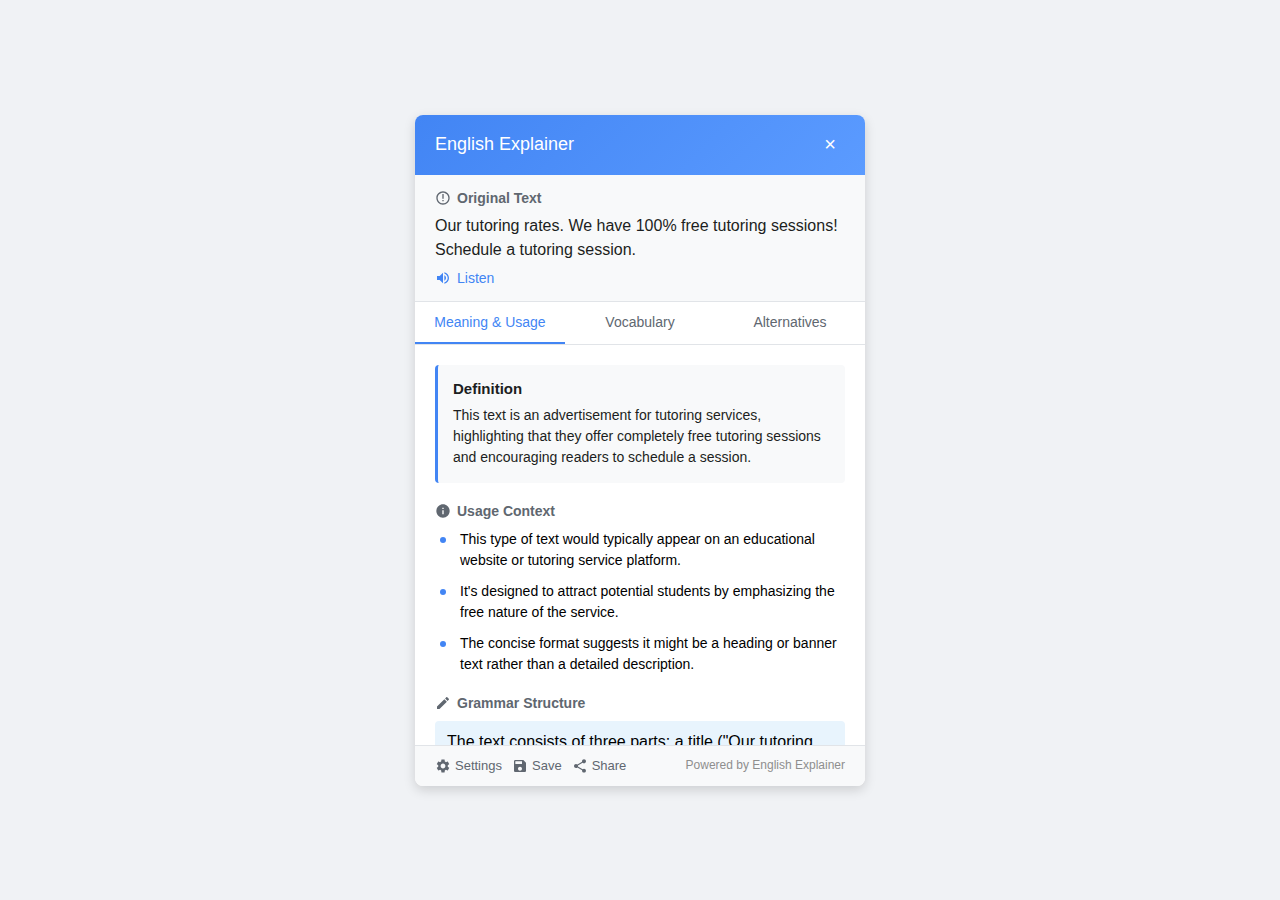
<file: 测试文件夹/english_explainer_prototype.html>
<!DOCTYPE html>
<html lang="en">
<head>
    <meta charset="UTF-8">
    <meta name="viewport" content="width=device-width, initial-scale=1.0">
    <title>English Explainer UI Prototype</title>
    <style>
        * {
            box-sizing: border-box;
            margin: 0;
            padding: 0;
            font-family: 'Segoe UI', Tahoma, Geneva, Verdana, sans-serif;
        }
        
        body {
            background-color: #f0f2f5;
            display: flex;
            justify-content: center;
            align-items: center;
            min-height: 100vh;
            padding: 20px;
        }
        
        .explainer-container {
            width: 450px;
            background-color: white;
            border-radius: 8px;
            box-shadow: 0 4px 12px rgba(0, 0, 0, 0.15);
            overflow: hidden;
        }
        
        .explainer-header {
            display: flex;
            justify-content: space-between;
            align-items: center;
            padding: 15px 20px;
            background: linear-gradient(135deg, #4285f4, #5b9bff);
            color: white;
        }
        
        .explainer-header h2 {
            font-size: 18px;
            font-weight: 500;
        }
        
        .close-btn {
            background: none;
            border: none;
            color: white;
            font-size: 20px;
            cursor: pointer;
            width: 30px;
            height: 30px;
            display: flex;
            align-items: center;
            justify-content: center;
            border-radius: 50%;
            transition: background-color 0.2s;
        }
        
        .close-btn:hover {
            background-color: rgba(255, 255, 255, 0.2);
        }
        
        .original-text {
            padding: 15px 20px;
            background-color: #f8f9fa;
            border-bottom: 1px solid #e1e4e8;
        }
        
        .original-text h3 {
            font-size: 14px;
            color: #606770;
            margin-bottom: 8px;
            display: flex;
            align-items: center;
        }
        
        .original-text h3 span {
            display: inline-block;
            width: 16px;
            height: 16px;
            margin-right: 6px;
            background-image: url('data:image/svg+xml;utf8,<svg xmlns="http://www.w3.org/2000/svg" viewBox="0 0 24 24" fill="%23606770"><path d="M12 2C6.48 2 2 6.48 2 12s4.48 10 10 10 10-4.48 10-10S17.52 2 12 2zm0 18c-4.41 0-8-3.59-8-8s3.59-8 8-8 8 3.59 8 8-3.59 8-8 8zm-1-14h2v7h-2zm0 9h2v2h-2z"/></svg>');
            background-size: contain;
        }
        
        .original-text p {
            font-size: 16px;
            line-height: 1.5;
            color: #1c1e21;
        }
        
        .listen-btn {
            background: none;
            border: none;
            color: #4285f4;
            font-size: 14px;
            cursor: pointer;
            display: flex;
            align-items: center;
            margin-top: 8px;
        }
        
        .listen-btn span {
            display: inline-block;
            width: 16px;
            height: 16px;
            margin-right: 6px;
            background-image: url('data:image/svg+xml;utf8,<svg xmlns="http://www.w3.org/2000/svg" viewBox="0 0 24 24" fill="%234285f4"><path d="M3 9v6h4l5 5V4L7 9H3zm13.5 3c0-1.77-1.02-3.29-2.5-4.03v8.05c1.48-.73 2.5-2.25 2.5-4.02zM14 3.23v2.06c2.89.86 5 3.54 5 6.71s-2.11 5.85-5 6.71v2.06c4.01-.91 7-4.49 7-8.77s-2.99-7.86-7-8.77z"/></svg>');
            background-size: contain;
        }
        
        .tabs {
            display: flex;
            border-bottom: 1px solid #e1e4e8;
        }
        
        .tab {
            flex: 1;
            padding: 12px;
            text-align: center;
            cursor: pointer;
            border-bottom: 2px solid transparent;
            transition: all 0.3s;
            font-size: 14px;
            font-weight: 500;
            color: #606770;
        }
        
        .tab.active {
            border-bottom-color: #4285f4;
            color: #4285f4;
        }
        
        .tab:hover:not(.active) {
            background-color: #f8f9fa;
        }
        
        .tab-content {
            display: none;
            padding: 20px;
            max-height: 400px;
            overflow-y: auto;
        }
        
        .tab-content.active {
            display: block;
        }
        
        .definition-box {
            background-color: #f8f9fa;
            border-left: 3px solid #4285f4;
            padding: 15px;
            margin-bottom: 20px;
            border-radius: 4px;
        }
        
        .definition-box h4 {
            font-size: 15px;
            margin-bottom: 8px;
            color: #1c1e21;
        }
        
        .definition-box p {
            font-size: 14px;
            line-height: 1.5;
            color: #1c1e21;
        }
        
        .section {
            margin-bottom: 20px;
        }
        
        .section h4 {
            font-size: 14px;
            margin-bottom: 10px;
            color: #606770;
            display: flex;
            align-items: center;
        }
        
        .section h4 span {
            display: inline-block;
            width: 16px;
            height: 16px;
            margin-right: 6px;
            background-size: contain;
        }
        
        .context-icon {
            background-image: url('data:image/svg+xml;utf8,<svg xmlns="http://www.w3.org/2000/svg" viewBox="0 0 24 24" fill="%23606770"><path d="M12 2C6.48 2 2 6.48 2 12s4.48 10 10 10 10-4.48 10-10S17.52 2 12 2zm1 15h-2v-6h2v6zm0-8h-2V7h2v2z"/></svg>');
        }
        
        .grammar-icon {
            background-image: url('data:image/svg+xml;utf8,<svg xmlns="http://www.w3.org/2000/svg" viewBox="0 0 24 24" fill="%23606770"><path d="M3 17.25V21h3.75L17.81 9.94l-3.75-3.75L3 17.25zM20.71 7.04c.39-.39.39-1.02 0-1.41l-2.34-2.34c-.39-.39-1.02-.39-1.41 0l-1.83 1.83 3.75 3.75 1.83-1.83z"/></svg>');
        }
        
        .tips-icon {
            background-image: url('data:image/svg+xml;utf8,<svg xmlns="http://www.w3.org/2000/svg" viewBox="0 0 24 24" fill="%23606770"><path d="M12 2C6.48 2 2 6.48 2 12s4.48 10 10 10 10-4.48 10-10S17.52 2 12 2zm0 18c-4.41 0-8-3.59-8-8s3.59-8 8-8 8 3.59 8 8-3.59 8-8 8zm-1-14h2v7h-2zm0 9h2v2h-2z"/></svg>');
        }
        
        .info-box {
            background-color: #e8f4fd;
            padding: 12px;
            border-radius: 4px;
            margin-bottom: 15px;
        }
        
        .warning-box {
            background-color: #fff8e1;
            padding: 12px;
            border-radius: 4px;
        }
        
        ul.bullet-list {
            list-style-type: none;
            padding-left: 5px;
        }
        
        ul.bullet-list li {
            position: relative;
            padding-left: 20px;
            margin-bottom: 10px;
            font-size: 14px;
            line-height: 1.5;
        }
        
        ul.bullet-list li:before {
            content: "";
            position: absolute;
            left: 0;
            top: 8px;
            width: 6px;
            height: 6px;
            background-color: #4285f4;
            border-radius: 50%;
        }
        
        /* Vocabulary Tab */
        .vocab-item {
            border-bottom: 1px solid #e1e4e8;
            padding-bottom: 15px;
            margin-bottom: 15px;
        }
        
        .vocab-item:last-child {
            border-bottom: none;
            margin-bottom: 0;
        }
        
        .vocab-header {
            display: flex;
            justify-content: space-between;
            align-items: center;
            margin-bottom: 8px;
        }
        
        .vocab-word {
            font-weight: 500;
            font-size: 16px;
        }
        
        .part-of-speech {
            font-size: 12px;
            padding: 2px 6px;
            border-radius: 10px;
            background-color: #e8f4fd;
            color: #4285f4;
        }
        
        .vocab-definition {
            font-size: 14px;
            line-height: 1.5;
            margin-bottom: 8px;
        }
        
        .vocab-example {
            font-size: 13px;
            line-height: 1.5;
            color: #606770;
            font-style: italic;
            margin-bottom: 8px;
        }
        
        .vocab-actions {
            display: flex;
            gap: 10px;
        }
        
        .vocab-btn {
            background: none;
            border: none;
            font-size: 12px;
            color: #4285f4;
            cursor: pointer;
            display: flex;
            align-items: center;
        }
        
        .vocab-btn span {
            display: inline-block;
            width: 14px;
            height: 14px;
            margin-right: 4px;
            background-size: contain;
        }
        
        .sound-icon {
            background-image: url('data:image/svg+xml;utf8,<svg xmlns="http://www.w3.org/2000/svg" viewBox="0 0 24 24" fill="%234285f4"><path d="M3 9v6h4l5 5V4L7 9H3zm13.5 3c0-1.77-1.02-3.29-2.5-4.03v8.05c1.48-.73 2.5-2.25 2.5-4.02z"/></svg>');
        }
        
        .save-icon {
            background-image: url('data:image/svg+xml;utf8,<svg xmlns="http://www.w3.org/2000/svg" viewBox="0 0 24 24" fill="%234285f4"><path d="M17 3H7c-1.1 0-2 .9-2 2v16l7-3 7 3V5c0-1.1-.9-2-2-2zm0 15l-5-2.18L7 18V5h10v13z"/></svg>');
        }
        
        /* Alternatives Tab */
        .alt-card {
            border: 1px solid #e1e4e8;
            border-radius: 8px;
            padding: 15px;
            margin-bottom: 15px;
        }
        
        .alt-phrase {
            font-weight: 500;
            font-size: 16px;
            margin-bottom: 8px;
        }
        
        .alt-meta {
            display: flex;
            gap: 10px;
            margin-bottom: 10px;
        }
        
        .alt-tag {
            font-size: 11px;
            padding: 2px 6px;
            border-radius: 10px;
            background-color: #f1f3f4;
            color: #606770;
        }
        
        .formal {
            background-color: #e8f4fd;
            color: #4285f4;
        }
        
        .informal {
            background-color: #fce8e6;
            color: #ea4335;
        }
        
        .alt-example {
            font-size: 13px;
            line-height: 1.5;
            color: #606770;
            font-style: italic;
            margin-bottom: 8px;
        }
        
        .alt-difference {
            font-size: 13px;
            line-height: 1.5;
        }
        
        /* Footer */
        .explainer-footer {
            display: flex;
            justify-content: space-between;
            padding: 12px 20px;
            background-color: #f8f9fa;
            border-top: 1px solid #e1e4e8;
        }
        
        .footer-actions {
            display: flex;
            gap: 10px;
        }
        
        .footer-btn {
            background: none;
            border: none;
            font-size: 13px;
            color: #606770;
            cursor: pointer;
            display: flex;
            align-items: center;
        }
        
        .footer-btn span {
            display: inline-block;
            width: 16px;
            height: 16px;
            margin-right: 4px;
            background-size: contain;
        }
        
        .settings-icon {
            background-image: url('data:image/svg+xml;utf8,<svg xmlns="http://www.w3.org/2000/svg" viewBox="0 0 24 24" fill="%23606770"><path d="M19.14 12.94c.04-.3.06-.61.06-.94 0-.32-.02-.64-.07-.94l2.03-1.58c.18-.14.23-.41.12-.61l-1.92-3.32c-.12-.22-.37-.29-.59-.22l-2.39.96c-.5-.38-1.03-.7-1.62-.94l-.36-2.54c-.04-.24-.24-.41-.48-.41h-3.84c-.24 0-.43.17-.47.41l-.36 2.54c-.59.24-1.13.57-1.62.94l-2.39-.96c-.22-.08-.47 0-.59.22L2.74 8.87c-.12.21-.08.47.12.61l2.03 1.58c-.05.3-.09.63-.09.94s.02.64.07.94l-2.03 1.58c-.18.14-.23.41-.12.61l1.92 3.32c.12.22.37.29.59.22l2.39-.96c.5.38 1.03.7 1.62.94l.36 2.54c.05.24.24.41.48.41h3.84c.24 0 .44-.17.47-.41l.36-2.54c.59-.24 1.13-.56 1.62-.94l2.39.96c.22.08.47 0 .59-.22l1.92-3.32c.12-.22.07-.47-.12-.61l-2.01-1.58zM12 15.6c-1.98 0-3.6-1.62-3.6-3.6s1.62-3.6 3.6-3.6 3.6 1.62 3.6 3.6-1.62 3.6-3.6 3.6z"/></svg>');
        }
        
        .save-all-icon {
            background-image: url('data:image/svg+xml;utf8,<svg xmlns="http://www.w3.org/2000/svg" viewBox="0 0 24 24" fill="%23606770"><path d="M17 3H5c-1.11 0-2 .9-2 2v14c0 1.1.89 2 2 2h14c1.1 0 2-.9 2-2V7l-4-4zm-5 16c-1.66 0-3-1.34-3-3s1.34-3 3-3 3 1.34 3 3-1.34 3-3 3zm3-10H5V5h10v4z"/></svg>');
        }
        
        .share-icon {
            background-image: url('data:image/svg+xml;utf8,<svg xmlns="http://www.w3.org/2000/svg" viewBox="0 0 24 24" fill="%23606770"><path d="M18 16.08c-.76 0-1.44.3-1.96.77L8.91 12.7c.05-.23.09-.46.09-.7s-.04-.47-.09-.7l7.05-4.11c.54.5 1.25.81 2.04.81 1.66 0 3-1.34 3-3s-1.34-3-3-3-3 1.34-3 3c0 .24.04.47.09.7L8.04 9.81C7.5 9.31 6.79 9 6 9c-1.66 0-3 1.34-3 3s1.34 3 3 3c.79 0 1.5-.31 2.04-.81l7.12 4.16c-.05.21-.08.43-.08.65 0 1.61 1.31 2.92 2.92 2.92 1.61 0 2.92-1.31 2.92-2.92s-1.31-2.92-2.92-2.92z"/></svg>');
        }
        
        .footer-credit {
            font-size: 12px;
            color: #8e8e8e;
        }
    </style>
</head>
<body>
    <div class="explainer-container">
        <div class="explainer-header">
            <h2>English Explainer</h2>
            <button class="close-btn">×</button>
        </div>
        
        <div class="original-text">
            <h3><span></span>Original Text</h3>
            <p>Our tutoring rates. We have 100% free tutoring sessions! Schedule a tutoring session.</p>
            <button class="listen-btn"><span></span>Listen</button>
        </div>
        
        <div class="tabs">
            <div class="tab active" data-tab="meaning">Meaning & Usage</div>
            <div class="tab" data-tab="vocabulary">Vocabulary</div>
            <div class="tab" data-tab="alternatives">Alternatives</div>
        </div>
        
        <div id="meaning-tab" class="tab-content active">
            <div class="definition-box">
                <h4>Definition</h4>
                <p>This text is an advertisement for tutoring services, highlighting that they offer completely free tutoring sessions and encouraging readers to schedule a session.</p>
            </div>
            
            <div class="section">
                <h4><span class="context-icon"></span>Usage Context</h4>
                <ul class="bullet-list">
                    <li>This type of text would typically appear on an educational website or tutoring service platform.</li>
                    <li>It's designed to attract potential students by emphasizing the free nature of the service.</li>
                    <li>The concise format suggests it might be a heading or banner text rather than a detailed description.</li>
                </ul>
            </div>
            
            <div class="section">
                <h4><span class="grammar-icon"></span>Grammar Structure</h4>
                <div class="info-box">
                    <p>The text consists of three parts: a title ("Our tutoring rates"), a statement ("We have 100% free tutoring sessions!"), and a call-to-action ("Schedule a tutoring session").</p>
                    <p>The exclamation mark emphasizes the surprising or exciting nature of the free sessions offer.</p>
                </div>
            </div>
            
            <div class="section">
                <h4><span class="tips-icon"></span>Usage Tips & Common Mistakes</h4>
                <div class="warning-box">
                    <p>When using "100% free," be aware that this is an emphatic way to state something is completely free with no hidden costs. Using percentages with "free" is somewhat redundant but common in marketing language.</p>
                </div>
            </div>
        </div>
        
        <div id="vocabulary-tab" class="tab-content">
            <div class="vocab-item">
                <div class="vocab-header">
                    <div class="vocab-word">tutoring</div>
                    <div class="part-of-speech">noun</div>
                </div>
                <div class="vocab-definition">The act of teaching or instructing a student or small group of students outside of regular class time, often providing more personalized attention.</div>
                <div class="vocab-example">"She improved her math grades after three months of tutoring."</div>
                <div class="vocab-actions">
                    <button class="vocab-btn"><span class="sound-icon"></span>Pronounce</button>
                    <button class="vocab-btn"><span class="save-icon"></span>Save</button>
                </div>
            </div>
            
            <div class="vocab-item">
                <div class="vocab-header">
                    <div class="vocab-word">rates</div>
                    <div class="part-of-speech">noun</div>
                </div>
                <div class="vocab-definition">The amount of money charged for a service, calculated on a particular basis.</div>
                <div class="vocab-example">"The hourly rates for private tutoring vary widely depending on the subject."</div>
                <div class="vocab-actions">
                    <button class="vocab-btn"><span class="sound-icon"></span>Pronounce</button>
                    <button class="vocab-btn"><span class="save-icon"></span>Save</button>
                </div>
            </div>
            
            <div class="vocab-item">
                <div class="vocab-header">
                    <div class="vocab-word">schedule</div>
                    <div class="part-of-speech">verb</div>
                </div>
                <div class="vocab-definition">To arrange or plan an event or activity to take place at a particular time.</div>
                <div class="vocab-example">"Let's schedule our next meeting for Friday afternoon."</div>
                <div class="vocab-actions">
                    <button class="vocab-btn"><span class="sound-icon"></span>Pronounce</button>
                    <button class="vocab-btn"><span class="save-icon"></span>Save</button>
                </div>
            </div>
        </div>
        
        <div id="alternatives-tab" class="tab-content">
            <div class="alt-card">
                <div class="alt-phrase">Our tutoring is completely free of charge</div>
                <div class="alt-meta">
                    <div class="alt-tag formal">Formal</div>
                    <div class="alt-tag">Educational</div>
                </div>
                <div class="alt-example">"Our tutoring is completely free of charge for all registered students."</div>
                <div class="alt-difference">This alternative uses more formal language and emphasizes the professional nature of the service.</div>
            </div>
            
            <div class="alt-card">
                <div class="alt-phrase">Join our free tutoring sessions</div>
                <div class="alt-meta">
                    <div class="alt-tag">Neutral</div>
                    <div class="alt-tag">Inviting</div>
                </div>
                <div class="alt-example">"Join our free tutoring sessions every Tuesday and Thursday afternoon."</div>
                <div class="alt-difference">This alternative uses an inviting tone and focuses on participation rather than scheduling.</div>
            </div>
            
            <div class="alt-card">
                <div class="alt-phrase">Sign up for no-cost tutoring</div>
                <div class="alt-meta">
                    <div class="alt-tag">Neutral</div>
                    <div class="alt-tag">Direct</div>
                </div>
                <div class="alt-example">"Sign up for no-cost tutoring through our online portal."</div>
                <div class="alt-difference">This alternative uses "no-cost" instead of "free" which can sometimes be perceived as more professional.</div>
            </div>
        </div>
        
        <div class="explainer-footer">
            <div class="footer-actions">
                <button class="footer-btn"><span class="settings-icon"></span>Settings</button>
                <button class="footer-btn"><span class="save-all-icon"></span>Save</button>
                <button class="footer-btn"><span class="share-icon"></span>Share</button>
            </div>
            <div class="footer-credit">Powered by English Explainer</div>
        </div>
    </div>
    
    <script>
        document.addEventListener('DOMContentLoaded', function() {
            const tabs = document.querySelectorAll('.tab');
            const tabContents = document.querySelectorAll('.tab-content');
            
            tabs.forEach(tab => {
                tab.addEventListener('click', function() {
                    const tabId = this.getAttribute('data-tab');
                    
                    // Remove active class from all tabs and tab contents
                    tabs.forEach(t => t.classList.remove('active'));
                    tabContents.forEach(c => c.classList.remove('active'));
                    
                    // Add active class to current tab and tab content
                    this.classList.add('active');
                    document.getElementById(tabId + '-tab').classList.add('active');
                });
            });
        });
    </script>
</body>
</html>
</file>
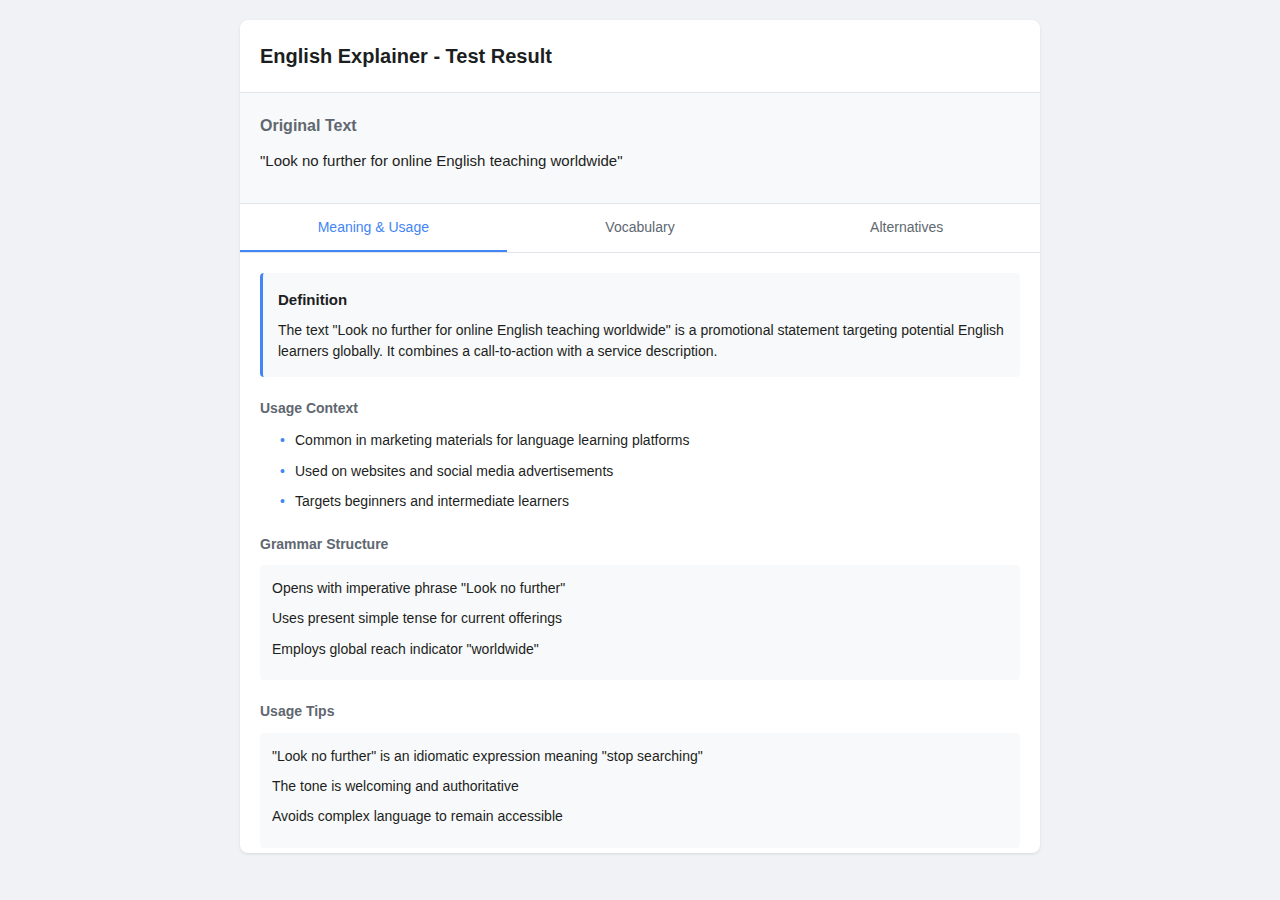
<file: 测试文件夹/test_result.html>
<!DOCTYPE html>
<html lang="en">
<head>
    <meta charset="UTF-8">
    <meta name="viewport" content="width=device-width, initial-scale=1.0">
    <title>English Explainer - Test Result</title>
    <style>
        * {
            margin: 0;
            padding: 0;
            box-sizing: border-box;
        }

        body {
            font-family: -apple-system, BlinkMacSystemFont, "Segoe UI", Roboto, "Helvetica Neue", Arial, sans-serif;
            line-height: 1.6;
            color: #1c1e21;
            background: #f0f2f5;
            padding: 20px;
        }

        .explainer-container {
            max-width: 800px;
            margin: 0 auto;
            background: white;
            border-radius: 8px;
            box-shadow: 0 1px 3px rgba(0, 0, 0, 0.1);
        }

        .explainer-header {
            padding: 20px;
            border-bottom: 1px solid #e1e4e8;
            display: flex;
            justify-content: space-between;
            align-items: center;
        }

        .explainer-header h2 {
            font-size: 20px;
            color: #1c1e21;
        }

        .original-text {
            padding: 20px;
            background-color: #f8f9fa;
            border-bottom: 1px solid #e1e4e8;
        }

        .original-text h3 {
            font-size: 16px;
            color: #606770;
            margin-bottom: 10px;
            display: flex;
            align-items: center;
        }

        .original-text p {
            font-size: 15px;
            color: #1c1e21;
            margin-bottom: 10px;
        }

        .tabs {
            display: flex;
            border-bottom: 1px solid #e1e4e8;
            background: #fff;
        }

        .tab {
            flex: 1;
            padding: 12px;
            text-align: center;
            cursor: pointer;
            border-bottom: 2px solid transparent;
            transition: all 0.3s;
            font-size: 14px;
            font-weight: 500;
            color: #606770;
        }

        .tab.active {
            border-bottom-color: #4285f4;
            color: #4285f4;
        }

        .tab:hover:not(.active) {
            background-color: #f8f9fa;
        }

        .tab-content {
            display: none;
            padding: 20px;
            max-height: 600px;
            overflow-y: auto;
        }

        .tab-content.active {
            display: block;
        }

        .definition-box {
            background-color: #f8f9fa;
            border-left: 3px solid #4285f4;
            padding: 15px;
            margin-bottom: 20px;
            border-radius: 4px;
        }

        .definition-box h4 {
            font-size: 15px;
            margin-bottom: 8px;
            color: #1c1e21;
        }

        .definition-box p {
            font-size: 14px;
            line-height: 1.5;
            color: #1c1e21;
        }

        .section {
            margin-bottom: 20px;
        }

        .section h4 {
            font-size: 14px;
            margin-bottom: 10px;
            color: #606770;
            display: flex;
            align-items: center;
        }

        .bullet-list {
            list-style: none;
            padding-left: 20px;
        }

        .bullet-list li {
            position: relative;
            padding-left: 15px;
            margin-bottom: 8px;
            font-size: 14px;
        }

        .bullet-list li:before {
            content: "•";
            position: absolute;
            left: 0;
            color: #4285f4;
        }

        .info-box, .warning-box {
            background-color: #f8f9fa;
            padding: 12px;
            border-radius: 4px;
            font-size: 14px;
        }

        .info-box p, .warning-box p {
            margin-bottom: 8px;
        }

        .vocab-item {
            border: 1px solid #e1e4e8;
            border-radius: 8px;
            padding: 15px;
            margin-bottom: 15px;
        }

        .vocab-header {
            display: flex;
            justify-content: space-between;
            margin-bottom: 10px;
        }

        .vocab-word {
            font-weight: 500;
            font-size: 16px;
        }

        .vocab-type {
            font-size: 12px;
            color: #606770;
            padding: 2px 8px;
            background: #f1f3f4;
            border-radius: 10px;
        }

        .vocab-definition {
            font-size: 14px;
            margin-bottom: 8px;
        }

        .vocab-usage {
            font-size: 13px;
            color: #606770;
            font-style: italic;
        }

        .alt-card {
            border: 1px solid #e1e4e8;
            border-radius: 8px;
            padding: 15px;
            margin-bottom: 15px;
        }

        .alt-phrase {
            font-weight: 500;
            font-size: 16px;
            margin-bottom: 8px;
        }

        .alt-meta {
            display: flex;
            gap: 10px;
            margin-bottom: 10px;
        }

        .alt-tag {
            font-size: 11px;
            padding: 2px 6px;
            border-radius: 10px;
            background-color: #f1f3f4;
            color: #606770;
        }

        .alt-example {
            font-size: 13px;
            line-height: 1.5;
            color: #606770;
            font-style: italic;
            margin: 10px 0;
            padding: 8px;
            background: #f8f9fa;
            border-radius: 4px;
        }

        .alt-difference {
            font-size: 13px;
            line-height: 1.5;
            color: #1c1e21;
        }

        .Modern { background-color: #e6f3ff; color: #0366d6; }
        .Formal { background-color: #f1f8ff; color: #005cc5; }
        .Casual { background-color: #fff5e6; color: #e36209; }
        .Creative { background-color: #f6f8fa; color: #24292e; }
    </style>
</head>
<body>
    <div class="explainer-container">
        <div class="explainer-header">
            <h2>English Explainer - Test Result</h2>
        </div>

        <div class="original-text">
            <h3>Original Text</h3>
            <p>"Look no further for online English teaching worldwide"</p>
        </div>

        <div class="tabs">
            <div class="tab active" data-tab="meaning">Meaning & Usage</div>
            <div class="tab" data-tab="vocabulary">Vocabulary</div>
            <div class="tab" data-tab="alternatives">Alternatives</div>
        </div>

        <div id="meaning-tab" class="tab-content active">
            <div class="definition-box">
                <h4>Definition</h4>
                <p>The text "Look no further for online English teaching worldwide" is a promotional statement targeting potential English learners globally. It combines a call-to-action with a service description.</p>
            </div>

            <div class="section">
                <h4>Usage Context</h4>
                <ul class="bullet-list">
                    <li>Common in marketing materials for language learning platforms</li>
                    <li>Used on websites and social media advertisements</li>
                    <li>Targets beginners and intermediate learners</li>
                </ul>
            </div>

            <div class="section">
                <h4>Grammar Structure</h4>
                <div class="info-box">
                    <p>Opens with imperative phrase "Look no further"</p>
                    <p>Uses present simple tense for current offerings</p>
                    <p>Employs global reach indicator "worldwide"</p>
                </div>
            </div>

            <div class="section">
                <h4>Usage Tips</h4>
                <div class="warning-box">
                    <p>"Look no further" is an idiomatic expression meaning "stop searching"</p>
                    <p>The tone is welcoming and authoritative</p>
                    <p>Avoids complex language to remain accessible</p>
                </div>
            </div>
        </div>

        <div id="vocabulary-tab" class="tab-content">
            <div class="vocab-item">
                <div class="vocab-header">
                    <div class="vocab-word">Look no further</div>
                    <div class="vocab-type">idiom</div>
                </div>
                <div class="vocab-definition">Stop searching; you've found the best option</div>
                <div class="vocab-usage">Often in advertising and recommendations</div>
                <div class="vocab-synonyms">Synonyms: "Search no more", "Your search ends here"</div>
            </div>

            <div class="vocab-item">
                <div class="vocab-header">
                    <div class="vocab-word">Worldwide</div>
                    <div class="vocab-type">adjective/adverb</div>
                </div>
                <div class="vocab-definition">Throughout the world; globally available</div>
                <div class="vocab-usage">Describes services with global reach</div>
                <div class="vocab-synonyms">Synonyms: "Global", "International", "Across the globe"</div>
            </div>

            <div class="vocab-item">
                <div class="vocab-header">
                    <div class="vocab-word">Online teaching</div>
                    <div class="vocab-type">compound noun</div>
                </div>
                <div class="vocab-definition">Educational instruction delivered via internet</div>
                <div class="vocab-usage">Modern educational context</div>
                <div class="vocab-synonyms">Related terms: "Virtual learning", "Remote education"</div>
            </div>
        </div>

        <div id="alternatives-tab" class="tab-content">
            <div class="alt-card">
                <div class="alt-phrase">"Discover global English tutoring at your fingertips"</div>
                <div class="alt-meta">
                    <div class="alt-tag Modern">Modern</div>
                    <div class="alt-tag">Alternative</div>
                </div>
                <div class="alt-difference">More dynamic and tech-savvy approach<br>Emphasizes accessibility and convenience</div>
                <div class="alt-example">"Discover global English tutoring at your fingertips with our 24/7 online platform"</div>
            </div>

            <div class="alt-card">
                <div class="alt-phrase">"Expert English instruction, available worldwide"</div>
                <div class="alt-meta">
                    <div class="alt-tag Formal">Formal</div>
                    <div class="alt-tag">Alternative</div>
                </div>
                <div class="alt-difference">More professional and academic tone<br>Focuses on expertise and global reach</div>
                <div class="alt-example">"Expert English instruction, available worldwide through our certified teachers"</div>
            </div>

            <div class="alt-card">
                <div class="alt-phrase">"Learn English online with teachers around the globe"</div>
                <div class="alt-meta">
                    <div class="alt-tag Casual">Casual</div>
                    <div class="alt-tag">Alternative</div>
                </div>
                <div class="alt-difference">More friendly and approachable<br>Highlights the human connection</div>
                <div class="alt-example">"Learn English online with teachers around the globe, anytime that suits you"</div>
            </div>

            <div class="alt-card">
                <div class="alt-phrase">"Your global English classroom, just a click away"</div>
                <div class="alt-meta">
                    <div class="alt-tag Creative">Creative</div>
                    <div class="alt-tag">Alternative</div>
                </div>
                <div class="alt-difference">More metaphorical and engaging<br>Emphasizes ease of access</div>
                <div class="alt-example">"Your global English classroom, just a click away - start learning today!"</div>
            </div>
        </div>
    </div>

    <script>
        document.addEventListener('DOMContentLoaded', function() {
            const tabs = document.querySelectorAll('.tab');
            const tabContents = document.querySelectorAll('.tab-content');

            tabs.forEach(tab => {
                tab.addEventListener('click', () => {
                    const tabId = tab.getAttribute('data-tab');

                    // Remove active class from all tabs and contents
                    tabs.forEach(t => t.classList.remove('active'));
                    tabContents.forEach(c => c.classList.remove('active'));

                    // Add active class to clicked tab and corresponding content
                    tab.classList.add('active');
                    document.getElementById(tabId + '-tab').classList.add('active');
                });
            });
        });
    </script>
</body>
</html>
</file>
